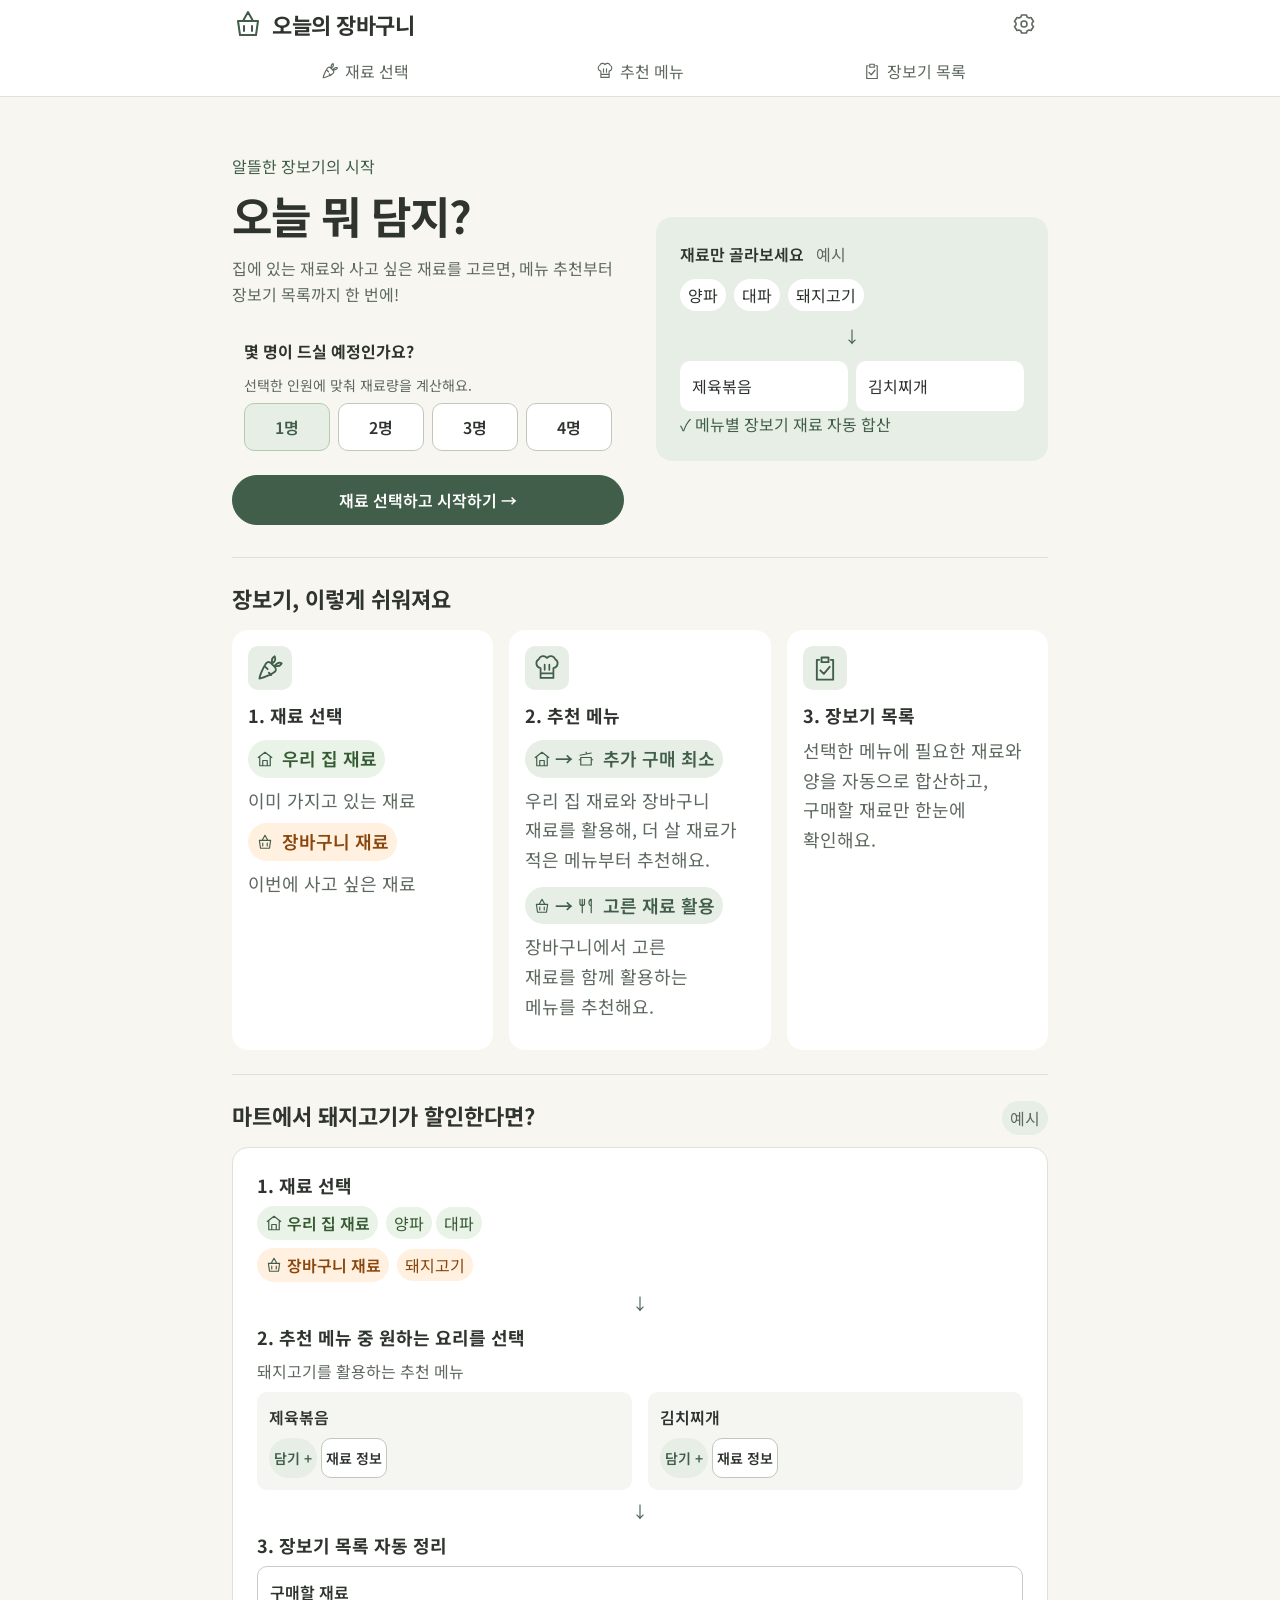
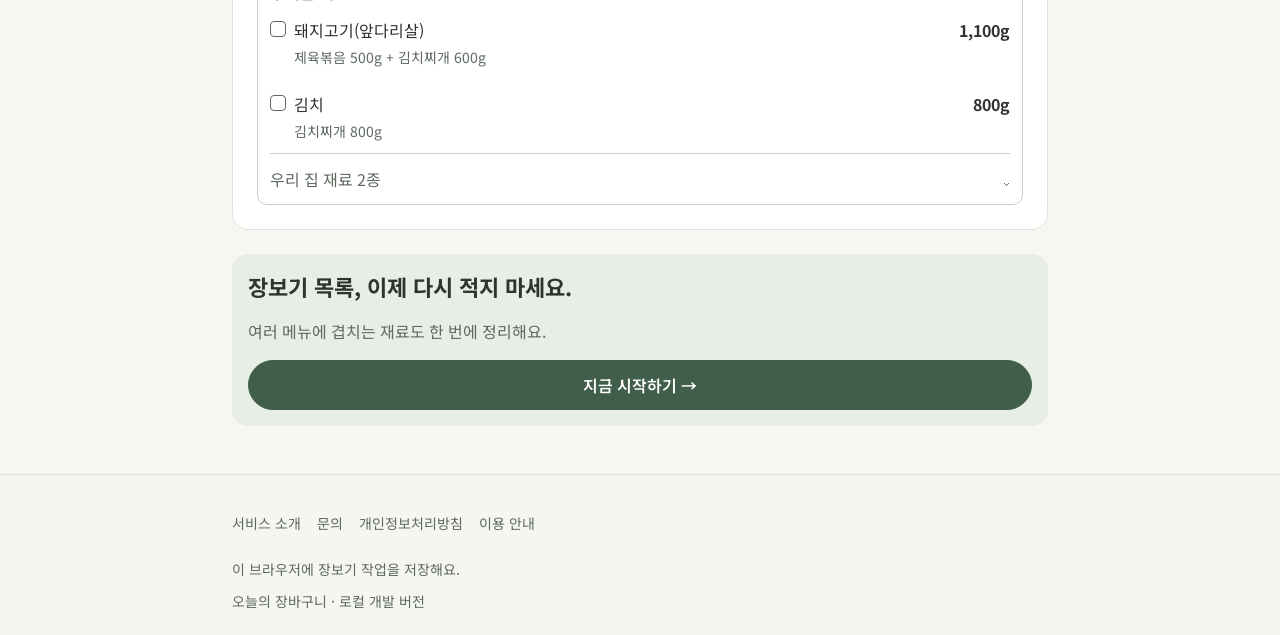
<file: index.html>
<!doctype html>
<html lang="ko">
<head>
  <meta charset="utf-8">
  <meta name="viewport" content="width=device-width, initial-scale=1">
  <meta name="description" content="집에 있는 재료와 사고 싶은 재료로 메뉴를 고르고, 필요한 양까지 계산한 장보기 목록을 만들어요.">
  <meta name="robots" content="index, follow">
  <title>홈 | 오늘의 장바구니</title>
  <link rel="stylesheet" href="https://fonts.googleapis.com/css2?family=Noto+Sans+KR:wght@400;600;700&display=swap">
  <link rel="stylesheet" href="css/style.css">
  <script type="module" src="js/app.js"></script>
  <link rel="alternate" type="application/rss+xml" title="오늘의 장바구니 RSS" href="https://work001-c91.pages.dev/rss.xml">
  <script async src="https://pagead2.googlesyndication.com/pagead/js/adsbygoogle.js?client=ca-pub-9181649393184312" crossorigin="anonymous"></script>
  <meta name="google-adsense-account" content="ca-pub-9181649393184312">
</head>
<body data-page="home">
  <a class="skip-link" href="#main">본문으로 건너뛰기</a>
  <header class="site-header"><div class="container"><div class="brand-row"><a class="brand" href="index.html"><svg class="brand-mark" viewBox="0 0 32 32" fill="none" aria-hidden="true"><path d="M6 13h20l-2 14H8L6 13Z M11 13l5-9 5 9 M12 18v5 M20 18v5" stroke="currentColor" stroke-width="2" stroke-linecap="round" stroke-linejoin="round"/></svg><span>오늘의 장바구니</span></a><a class="settings-link" data-settings href="settings.html" aria-label="설정" title="설정"><svg class="settings-icon" viewBox="0 0 24 24" fill="none" stroke="currentColor" stroke-width="1.6" stroke-linecap="round" stroke-linejoin="round" aria-hidden="true" focusable="false"><path d="m9.5 3-.5 2-2 1-2-.5-2.5 4 1.5 1.5v2L2.5 14.5l2.5 4 2-.5 2 1 .5 2h5l.5-2 2-1 2 .5 2.5-4L20 13v-2l1.5-1.5-2.5-4-2 .5-2-1-.5-2h-5Z"/><circle cx="12" cy="12" r="3"/></svg></a></div><nav class="main-nav" aria-label="장보기 화면"><a href="ingredients.html"><svg class="nav-icon" viewBox="0 0 24 24" fill="none" stroke="currentColor" stroke-width="1.6" stroke-linecap="round" stroke-linejoin="round" aria-hidden="true" focusable="false"><path d="M13 8c-2-2-4-1-5 1C6 12 3 19 3 21c2 0 9-3 12-5 2-1 3-3 1-5l-3-3ZM14 8c-1-3 0-5 2-6 1 2 1 4-2 6Zm2 2c3-3 5-3 6-2-1 2-3 3-6 2M8 11l2 2m1 3 2 2"/></svg><span>재료 선택</span></a><a href="recipes.html"><svg class="nav-icon" viewBox="0 0 48 48" fill="none" aria-hidden="true" focusable="false"><path d="M13 24a8 8 0 0 1-3-15 8 8 0 0 1 14-2 8 8 0 0 1 14 2 8 8 0 0 1-3 15v17H13V24Z M13 33h22 M20 18v9 M28 18v9" stroke="currentColor" stroke-width="3" stroke-linecap="round" stroke-linejoin="round"/></svg><span>추천 메뉴</span></a><a href="shopping-list.html"><svg class="nav-icon" viewBox="0 0 24 24" fill="none" stroke="currentColor" stroke-width="1.6" stroke-linecap="round" stroke-linejoin="round" aria-hidden="true" focusable="false"><path d="M9 3h6v4H9V3ZM7 5H5v17h14V5h-2M8 14l3 3 5-6"/></svg><span>장보기 목록</span></a></nav></div></header>
  <main id="main" class="container"><div id="warnings" aria-live="polite"></div><section class="landing-hero" aria-labelledby="landing-title"><div class="landing-intro"><p class="landing-eyebrow">알뜰한 장보기의 시작</p><h1 id="landing-title">오늘 뭐 담지?</h1><p class="landing-lead">집에 있는 재료와 사고 싶은 재료를 고르면, 메뉴 추천부터 장보기 목록까지 한 번에!</p><div id="app"></div></div><aside class="landing-preview" aria-label="장보기 흐름 예시"><p class="landing-preview-label">재료만 골라보세요 <span class="landing-badge">예시</span></p><div class="landing-tags"><span>양파</span><span>대파</span><span>돼지고기</span></div><p class="landing-arrow" aria-hidden="true">↓</p><div class="landing-preview-menus"><span>제육볶음</span><span>김치찌개</span></div><p class="landing-preview-result">✓ 메뉴별 장보기 재료 자동 합산</p></aside></section>
<section class="landing-how" aria-labelledby="how-title"><h2 id="how-title">장보기, 이렇게 쉬워져요</h2><ol class="landing-steps">
<li><svg class="landing-icon" viewBox="0 0 24 24" fill="none" stroke="currentColor" stroke-width="1.6" stroke-linecap="round" stroke-linejoin="round" aria-hidden="true" focusable="false"><path d="M13 8c-2-2-4-1-5 1C6 12 3 19 3 21c2 0 9-3 12-5 2-1 3-3 1-5l-3-3ZM14 8c-1-3 0-5 2-6 1 2 1 4-2 6Zm2 2c3-3 5-3 6-2-1 2-3 3-6 2M8 11l2 2m1 3 2 2"/></svg><div><h3><span>1.</span> 재료 선택</h3><dl class="landing-ingredient-types"><div><dt class="landing-owned"><svg class="landing-small-icon" viewBox="0 0 24 24" fill="none" stroke="currentColor" stroke-width="1.6" stroke-linecap="round" stroke-linejoin="round" aria-hidden="true" focusable="false"><path d="M3 10 12 3l9 7M5 9v12h14V9M9 21v-7h6v7"/></svg>우리 집 재료</dt><dd>이미 가지고 있는 재료</dd></div><div><dt class="landing-planned"><svg class="landing-small-icon" viewBox="0 0 32 32" fill="none" stroke="currentColor" stroke-width="2" stroke-linecap="round" stroke-linejoin="round" aria-hidden="true" focusable="false"><path d="M6 13h20l-2 14H8L6 13Z M11 13l5-9 5 9 M12 18v5 M20 18v5"/></svg>장바구니 재료</dt><dd>이번에 사고 싶은 재료</dd></div></dl></div></li>
<li><svg class="landing-icon" viewBox="0 0 48 48" fill="none" aria-hidden="true" focusable="false"><path d="M13 24a8 8 0 0 1-3-15 8 8 0 0 1 14-2 8 8 0 0 1 14 2 8 8 0 0 1-3 15v17H13V24Z M13 33h22 M20 18v9 M28 18v9" stroke="currentColor" stroke-width="3" stroke-linecap="round" stroke-linejoin="round"/></svg><div><h3><span>2.</span> 추천 메뉴</h3><dl><dt><span class="landing-method-icons"><svg class="landing-small-icon" viewBox="0 0 24 24" fill="none" stroke="currentColor" stroke-width="1.6" stroke-linecap="round" stroke-linejoin="round" aria-hidden="true" focusable="false"><path d="M3 10 12 3l9 7M5 9v12h14V9M9 21v-7h6v7"/></svg><span aria-hidden="true">→</span><svg class="landing-small-icon" viewBox="0 0 24 24" fill="none" stroke="currentColor" stroke-width="1.6" stroke-linecap="round" stroke-linejoin="round" aria-hidden="true" focusable="false"><path d="M5 10h14v10H5V10ZM3 13h2m14 0h2M4 7l15-3M12 3l1 2"/></svg></span>추가 구매 최소</dt><dd>우리 집 재료와 장바구니 재료를 활용해, 더 살 재료가 적은 메뉴부터 추천해요.</dd><dt><span class="landing-method-icons"><svg class="landing-small-icon" viewBox="0 0 32 32" fill="none" stroke="currentColor" stroke-width="2" stroke-linecap="round" stroke-linejoin="round" aria-hidden="true" focusable="false"><path d="M6 13h20l-2 14H8L6 13Z M11 13l5-9 5 9 M12 18v5 M20 18v5"/></svg><span aria-hidden="true">→</span><svg class="landing-small-icon" viewBox="0 0 24 24" fill="none" stroke="currentColor" stroke-width="1.6" stroke-linecap="round" stroke-linejoin="round" aria-hidden="true" focusable="false"><path d="M4 3v6c0 3 6 3 6 0V3M7 3v18M18 3c-3 3-3 8 1 9V3Zm1 9v9"/></svg></span>고른 재료 활용</dt><dd>장바구니에서 고른 재료를 함께 활용하는 메뉴를 추천해요.</dd></dl></div></li>
<li><svg class="landing-icon" viewBox="0 0 24 24" fill="none" stroke="currentColor" stroke-width="1.6" stroke-linecap="round" stroke-linejoin="round" aria-hidden="true" focusable="false"><path d="M9 3h6v4H9V3ZM7 5H5v17h14V5h-2M8 14l3 3 5-6"/></svg><div><h3><span>3.</span> 장보기 목록</h3><p>선택한 메뉴에 필요한 재료와 양을 자동으로 합산하고, 구매할 재료만 한눈에 확인해요.</p></div></li></ol></section>
<section class="landing-example" aria-labelledby="example-title"><div class="landing-section-title"><h2 id="example-title">마트에서 돼지고기가 할인한다면?</h2><span class="landing-badge">예시</span></div><div class="landing-demo"><div class="landing-demo-flow"><div><h3 class="landing-demo-step">1. 재료 선택</h3><div class="landing-demo-ingredients"><div class="landing-demo-ingredient-row"><strong><svg class="landing-small-icon" viewBox="0 0 24 24" fill="none" stroke="currentColor" stroke-width="1.6" stroke-linecap="round" stroke-linejoin="round" aria-hidden="true"><path d="M3 10 12 3l9 7M5 9v12h14V9M9 21v-7h6v7"/></svg>우리 집 재료</strong><div class="landing-tags"><span class="landing-owned">양파</span><span class="landing-owned">대파</span></div></div><div class="landing-demo-ingredient-row"><strong><svg class="landing-small-icon" viewBox="0 0 32 32" fill="none" stroke="currentColor" stroke-width="2" stroke-linecap="round" stroke-linejoin="round" aria-hidden="true"><path d="M6 13h20l-2 14H8L6 13Z M11 13l5-9 5 9 M12 18v5 M20 18v5"/></svg>장바구니 재료</strong><div class="landing-tags"><span class="landing-planned">돼지고기</span></div></div></div></div><p class="landing-arrow" aria-hidden="true">↓</p><div><h3 class="landing-demo-step">2. 추천 메뉴 중 원하는 요리를 선택</h3><p class="landing-demo-description">돼지고기를 활용하는 추천 메뉴</p><div class="landing-demo-menus"><figure><figcaption>제육볶음</figcaption><div class="landing-demo-actions" aria-label="예시 버튼: 실제 목록에 추가되지 않아요"><span class="button primary">담기 +</span><span class="button">재료 정보</span></div></figure><figure><figcaption>김치찌개</figcaption><div class="landing-demo-actions" aria-label="예시 버튼: 실제 목록에 추가되지 않아요"><span class="button primary">담기 +</span><span class="button">재료 정보</span></div></figure></div></div><p class="landing-arrow" aria-hidden="true">↓</p><div class="landing-list-preview"><h3 class="landing-demo-step">3. 장보기 목록 자동 정리</h3><div class="landing-shopping-preview"><p class="landing-shopping-heading">구매할 재료</p><div class="landing-shopping-row"><span class="landing-demo-checkbox" aria-hidden="true"></span><div><span>돼지고기(앞다리살)</span><small>제육볶음 500g + 김치찌개 600g</small></div><strong>1,100g</strong></div><div class="landing-shopping-row"><span class="landing-demo-checkbox" aria-hidden="true"></span><div><span>김치</span><small>김치찌개 800g</small></div><strong>800g</strong></div><p class="landing-owned-summary">우리 집 재료 2종 <span aria-hidden="true">⌄</span></p></div></div></div></div></section>
<section class="landing-final"><h2>장보기 목록, 이제 다시 적지 마세요.</h2><p>여러 메뉴에 겹치는 재료도 한 번에 정리해요.</p><a class="button primary" href="ingredients.html">지금 시작하기 →</a></section><p id="live" role="status" aria-live="polite" aria-atomic="true"></p><noscript><p class="notice warning">재료 선택과 추천 메뉴에는 JavaScript가 필요해요. 브라우저 설정에서 허용해 주세요.</p></noscript></main>
  <footer class="site-footer"><div class="container"><nav class="footer-links" aria-label="서비스 안내"><a href="about.html">서비스 소개</a><a href="contact.html">문의</a><a href="privacy.html">개인정보처리방침</a><a href="terms.html">이용 안내</a></nav><p class="muted">이 브라우저에 장보기 작업을 저장해요.</p><p class="muted">오늘의 장바구니 · 로컬 개발 버전</p></div></footer>
</body>
</html>
</file>
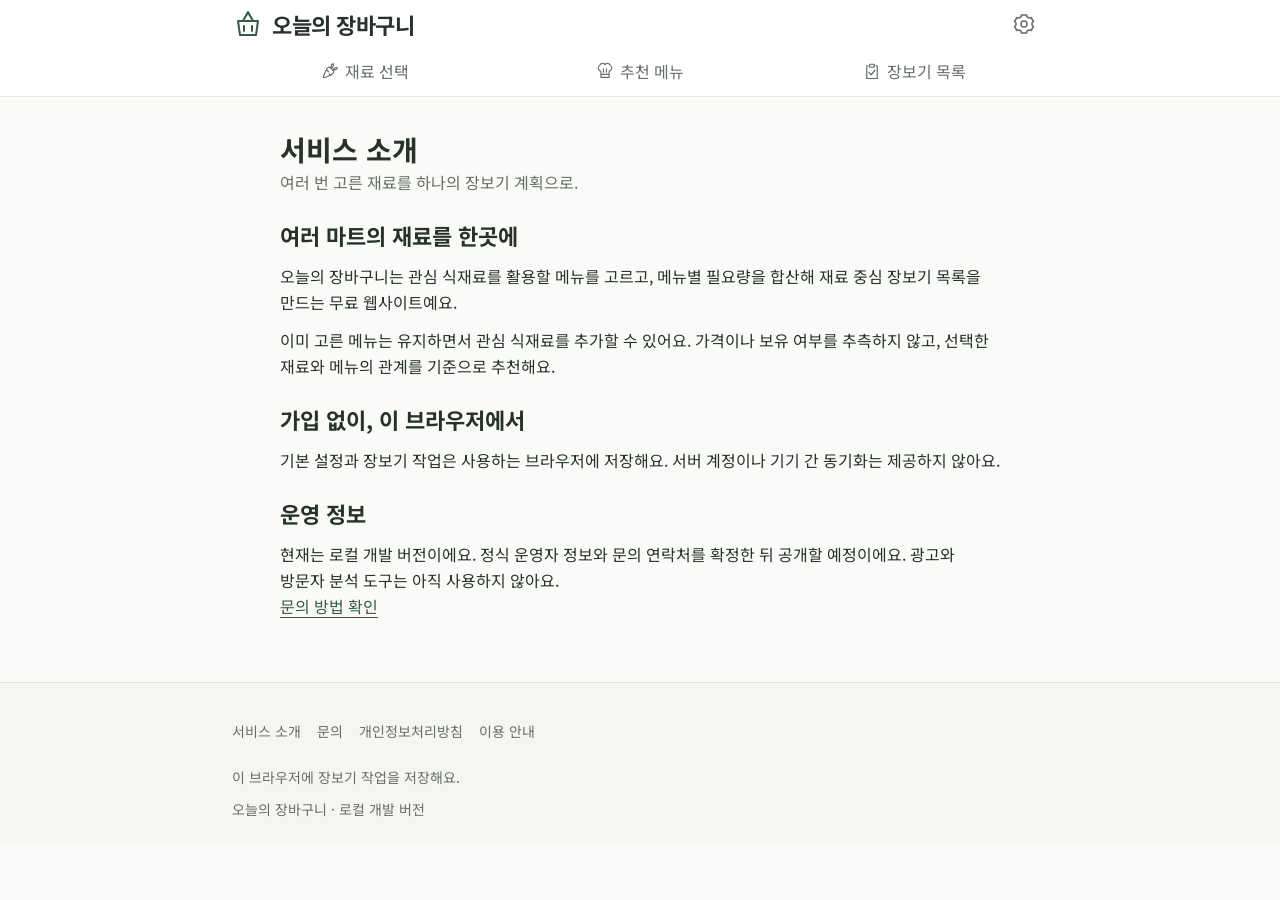
<file: about.html>
<!doctype html>
<html lang="ko">
<head>
  <meta charset="utf-8">
  <meta name="viewport" content="width=device-width, initial-scale=1">
  <meta name="description" content="여러 번 고른 재료를 하나의 장보기 계획으로.">
  <meta name="robots" content="index, follow">
  <title>서비스 소개 | 오늘의 장바구니</title>
  <link rel="stylesheet" href="https://fonts.googleapis.com/css2?family=Noto+Sans+KR:wght@400;600;700&display=swap">
  <link rel="stylesheet" href="css/style.css">
  <script type="module" src="js/app.js"></script>
</head>
<body data-page="about">
  <a class="skip-link" href="#main">본문으로 건너뛰기</a>
  <header class="site-header"><div class="container"><div class="brand-row"><a class="brand" href="index.html"><svg class="brand-mark" viewBox="0 0 32 32" fill="none" aria-hidden="true"><path d="M6 13h20l-2 14H8L6 13Z M11 13l5-9 5 9 M12 18v5 M20 18v5" stroke="currentColor" stroke-width="2" stroke-linecap="round" stroke-linejoin="round"/></svg><span>오늘의 장바구니</span></a><a class="settings-link" data-settings href="settings.html" aria-label="설정" title="설정"><svg class="settings-icon" viewBox="0 0 24 24" fill="none" stroke="currentColor" stroke-width="1.6" stroke-linecap="round" stroke-linejoin="round" aria-hidden="true" focusable="false"><path d="m9.5 3-.5 2-2 1-2-.5-2.5 4 1.5 1.5v2L2.5 14.5l2.5 4 2-.5 2 1 .5 2h5l.5-2 2-1 2 .5 2.5-4L20 13v-2l1.5-1.5-2.5-4-2 .5-2-1-.5-2h-5Z"/><circle cx="12" cy="12" r="3"/></svg></a></div><nav class="main-nav" aria-label="장보기 화면"><a href="ingredients.html"><svg class="nav-icon" viewBox="0 0 24 24" fill="none" stroke="currentColor" stroke-width="1.6" stroke-linecap="round" stroke-linejoin="round" aria-hidden="true" focusable="false"><path d="M13 8c-2-2-4-1-5 1C6 12 3 19 3 21c2 0 9-3 12-5 2-1 3-3 1-5l-3-3ZM14 8c-1-3 0-5 2-6 1 2 1 4-2 6Zm2 2c3-3 5-3 6-2-1 2-3 3-6 2M8 11l2 2m1 3 2 2"/></svg><span>재료 선택</span></a><a href="recipes.html"><svg class="nav-icon" viewBox="0 0 48 48" fill="none" aria-hidden="true" focusable="false"><path d="M13 24a8 8 0 0 1-3-15 8 8 0 0 1 14-2 8 8 0 0 1 14 2 8 8 0 0 1-3 15v17H13V24Z M13 33h22 M20 18v9 M28 18v9" stroke="currentColor" stroke-width="3" stroke-linecap="round" stroke-linejoin="round"/></svg><span>추천 메뉴</span></a><a href="shopping-list.html"><svg class="nav-icon" viewBox="0 0 24 24" fill="none" stroke="currentColor" stroke-width="1.6" stroke-linecap="round" stroke-linejoin="round" aria-hidden="true" focusable="false"><path d="M9 3h6v4H9V3ZM7 5H5v17h14V5h-2M8 14l3 3 5-6"/></svg><span>장보기 목록</span></a></nav></div></header>
  <main id="main" class="container"><div id="warnings" aria-live="polite"></div><div class="reading"><div class="page-heading"><p class="eyebrow">오늘의 장바구니</p><h1>서비스 소개</h1><p class="lede">여러 번 고른 재료를 하나의 장보기 계획으로.</p></div><section><h2>여러 마트의 재료를 한곳에</h2><p>오늘의 장바구니는 관심 식재료를 활용할 메뉴를 고르고, 메뉴별 필요량을 합산해 재료 중심 장보기 목록을 만드는 무료 웹사이트예요.</p><p>이미 고른 메뉴는 유지하면서 관심 식재료를 추가할 수 있어요. 가격이나 보유 여부를 추측하지 않고, 선택한 재료와 메뉴의 관계를 기준으로 추천해요.</p></section><section><h2>가입 없이, 이 브라우저에서</h2><p>기본 설정과 장보기 작업은 사용하는 브라우저에 저장해요. 서버 계정이나 기기 간 동기화는 제공하지 않아요.</p></section><section><h2>운영 정보</h2><p>현재는 로컬 개발 버전이에요. 정식 운영자 정보와 문의 연락처를 확정한 뒤 공개할 예정이에요. 광고와 방문자 분석 도구는 아직 사용하지 않아요.</p><a href="contact.html">문의 방법 확인</a></section></div><p id="live" role="status" aria-live="polite" aria-atomic="true"></p><noscript><p class="notice warning">재료 선택과 추천 메뉴에는 JavaScript가 필요해요. 브라우저 설정에서 허용해 주세요.</p></noscript></main>
  <footer class="site-footer"><div class="container"><nav class="footer-links" aria-label="서비스 안내"><a href="about.html">서비스 소개</a><a href="contact.html">문의</a><a href="privacy.html">개인정보처리방침</a><a href="terms.html">이용 안내</a></nav><p class="muted">이 브라우저에 장보기 작업을 저장해요.</p><p class="muted">오늘의 장바구니 · 로컬 개발 버전</p></div></footer>
</body>
</html>
</file>
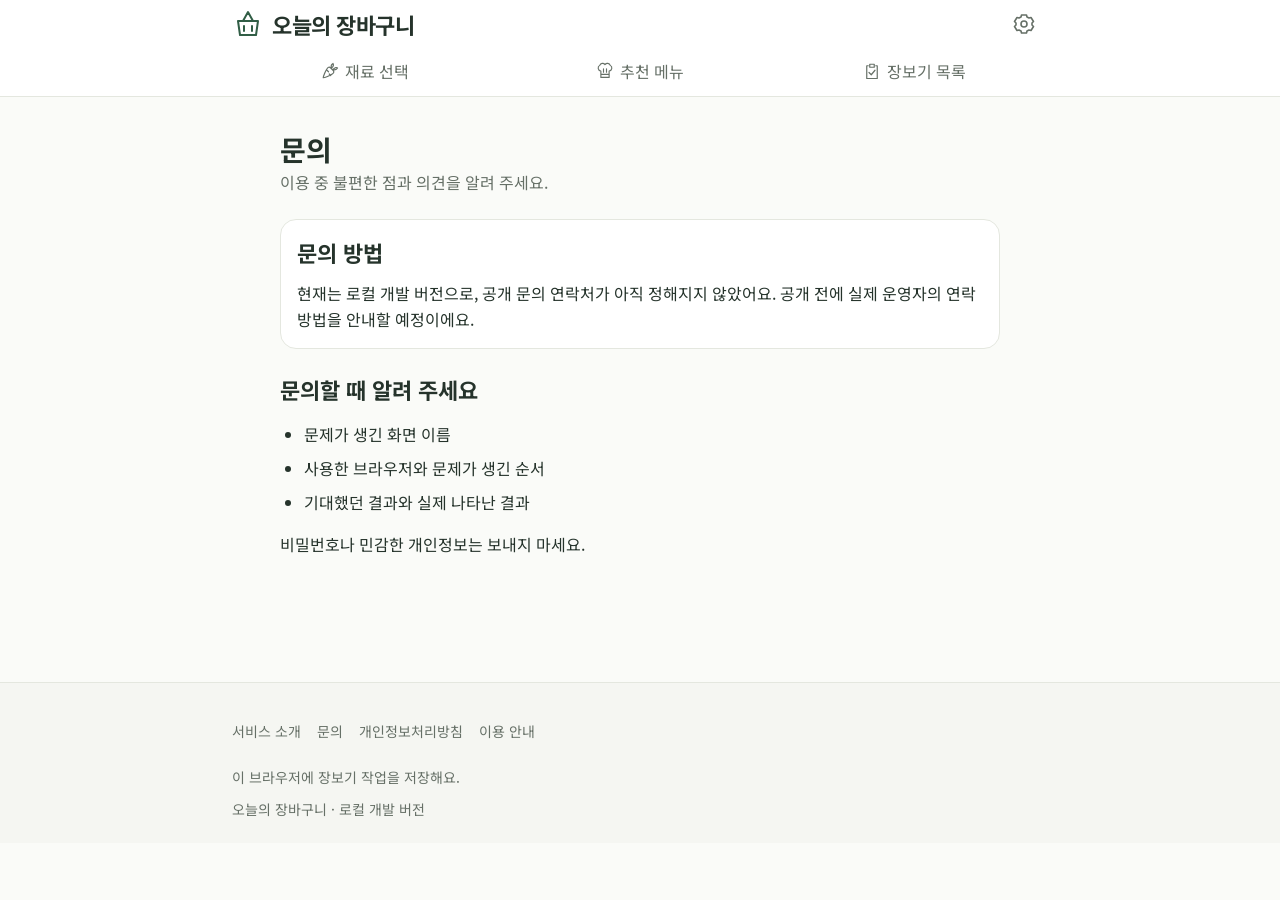
<file: contact.html>
<!doctype html>
<html lang="ko">
<head>
  <meta charset="utf-8">
  <meta name="viewport" content="width=device-width, initial-scale=1">
  <meta name="description" content="이용 중 불편한 점과 의견을 알려 주세요.">
  <meta name="robots" content="index, follow">
  <title>문의 | 오늘의 장바구니</title>
  <link rel="stylesheet" href="https://fonts.googleapis.com/css2?family=Noto+Sans+KR:wght@400;600;700&display=swap">
  <link rel="stylesheet" href="css/style.css">
  <script type="module" src="js/app.js"></script>
</head>
<body data-page="contact">
  <a class="skip-link" href="#main">본문으로 건너뛰기</a>
  <header class="site-header"><div class="container"><div class="brand-row"><a class="brand" href="index.html"><svg class="brand-mark" viewBox="0 0 32 32" fill="none" aria-hidden="true"><path d="M6 13h20l-2 14H8L6 13Z M11 13l5-9 5 9 M12 18v5 M20 18v5" stroke="currentColor" stroke-width="2" stroke-linecap="round" stroke-linejoin="round"/></svg><span>오늘의 장바구니</span></a><a class="settings-link" data-settings href="settings.html" aria-label="설정" title="설정"><svg class="settings-icon" viewBox="0 0 24 24" fill="none" stroke="currentColor" stroke-width="1.6" stroke-linecap="round" stroke-linejoin="round" aria-hidden="true" focusable="false"><path d="m9.5 3-.5 2-2 1-2-.5-2.5 4 1.5 1.5v2L2.5 14.5l2.5 4 2-.5 2 1 .5 2h5l.5-2 2-1 2 .5 2.5-4L20 13v-2l1.5-1.5-2.5-4-2 .5-2-1-.5-2h-5Z"/><circle cx="12" cy="12" r="3"/></svg></a></div><nav class="main-nav" aria-label="장보기 화면"><a href="ingredients.html"><svg class="nav-icon" viewBox="0 0 24 24" fill="none" stroke="currentColor" stroke-width="1.6" stroke-linecap="round" stroke-linejoin="round" aria-hidden="true" focusable="false"><path d="M13 8c-2-2-4-1-5 1C6 12 3 19 3 21c2 0 9-3 12-5 2-1 3-3 1-5l-3-3ZM14 8c-1-3 0-5 2-6 1 2 1 4-2 6Zm2 2c3-3 5-3 6-2-1 2-3 3-6 2M8 11l2 2m1 3 2 2"/></svg><span>재료 선택</span></a><a href="recipes.html"><svg class="nav-icon" viewBox="0 0 48 48" fill="none" aria-hidden="true" focusable="false"><path d="M13 24a8 8 0 0 1-3-15 8 8 0 0 1 14-2 8 8 0 0 1 14 2 8 8 0 0 1-3 15v17H13V24Z M13 33h22 M20 18v9 M28 18v9" stroke="currentColor" stroke-width="3" stroke-linecap="round" stroke-linejoin="round"/></svg><span>추천 메뉴</span></a><a href="shopping-list.html"><svg class="nav-icon" viewBox="0 0 24 24" fill="none" stroke="currentColor" stroke-width="1.6" stroke-linecap="round" stroke-linejoin="round" aria-hidden="true" focusable="false"><path d="M9 3h6v4H9V3ZM7 5H5v17h14V5h-2M8 14l3 3 5-6"/></svg><span>장보기 목록</span></a></nav></div></header>
  <main id="main" class="container"><div id="warnings" aria-live="polite"></div><div class="reading"><div class="page-heading"><p class="eyebrow">오늘의 장바구니</p><h1>문의</h1><p class="lede">이용 중 불편한 점과 의견을 알려 주세요.</p></div><section class="panel"><h2>문의 방법</h2><p>현재는 로컬 개발 버전으로, 공개 문의 연락처가 아직 정해지지 않았어요. 공개 전에 실제 운영자의 연락 방법을 안내할 예정이에요.</p></section><section><h2>문의할 때 알려 주세요</h2><ul><li>문제가 생긴 화면 이름</li><li>사용한 브라우저와 문제가 생긴 순서</li><li>기대했던 결과와 실제 나타난 결과</li></ul><p>비밀번호나 민감한 개인정보는 보내지 마세요.</p></section></div><p id="live" role="status" aria-live="polite" aria-atomic="true"></p><noscript><p class="notice warning">재료 선택과 추천 메뉴에는 JavaScript가 필요해요. 브라우저 설정에서 허용해 주세요.</p></noscript></main>
  <footer class="site-footer"><div class="container"><nav class="footer-links" aria-label="서비스 안내"><a href="about.html">서비스 소개</a><a href="contact.html">문의</a><a href="privacy.html">개인정보처리방침</a><a href="terms.html">이용 안내</a></nav><p class="muted">이 브라우저에 장보기 작업을 저장해요.</p><p class="muted">오늘의 장바구니 · 로컬 개발 버전</p></div></footer>
</body>
</html>
</file>
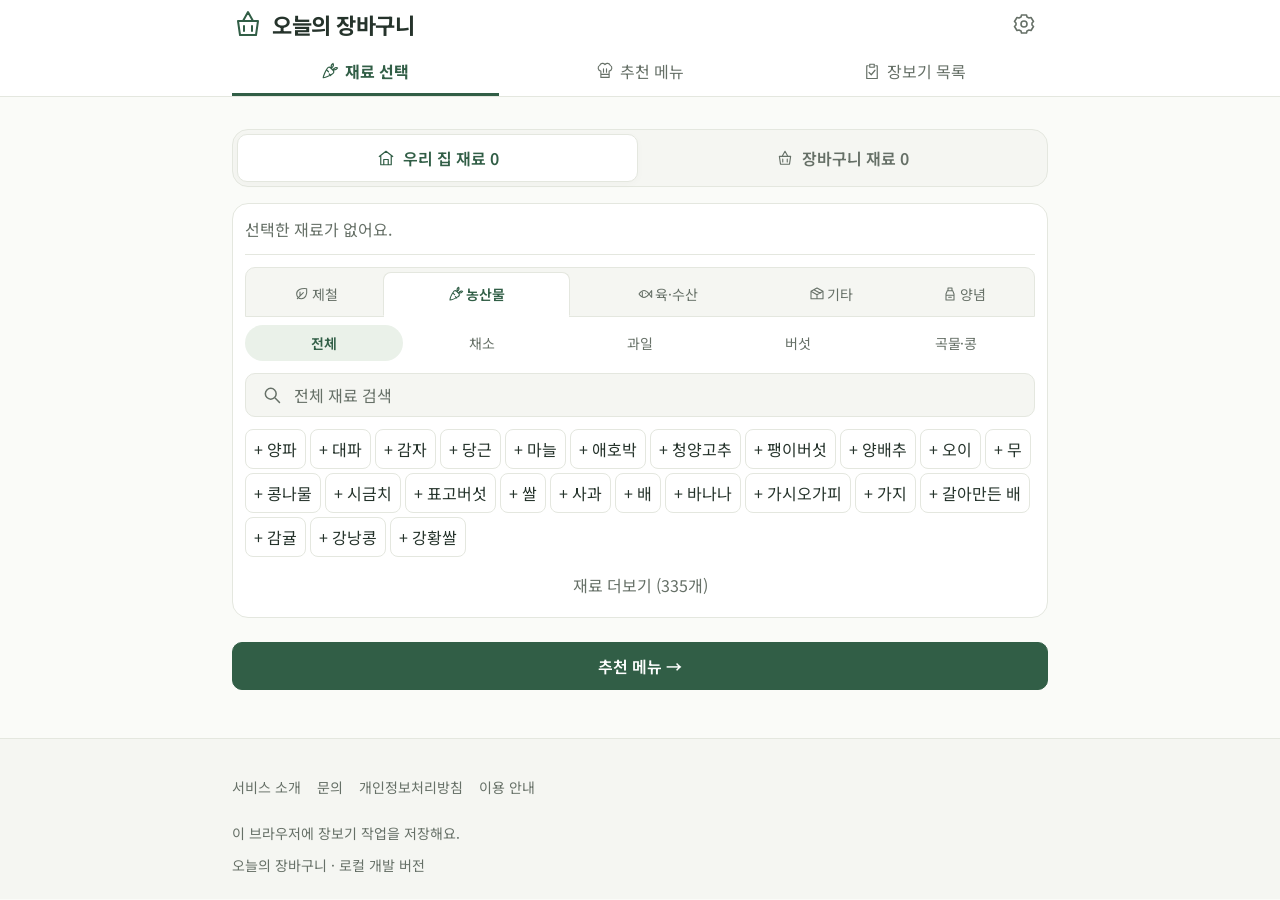
<file: ingredients.html>
<!doctype html>
<html lang="ko">
<head>
  <meta charset="utf-8">
  <meta name="viewport" content="width=device-width, initial-scale=1">
  <meta name="description" content="우리 집 재료와 별도로 새로 살 재료를 골라 주세요.">
  <meta name="robots" content="index, follow">
  <title>재료 선택 | 오늘의 장바구니</title>
  <link rel="stylesheet" href="https://fonts.googleapis.com/css2?family=Noto+Sans+KR:wght@400;600;700&display=swap">
  <link rel="stylesheet" href="css/style.css">
  <script type="module" src="js/app.js"></script>
</head>
<body data-page="ingredients">
  <a class="skip-link" href="#main">본문으로 건너뛰기</a>
  <header class="site-header"><div class="container"><div class="brand-row"><a class="brand" href="index.html"><svg class="brand-mark" viewBox="0 0 32 32" fill="none" aria-hidden="true"><path d="M6 13h20l-2 14H8L6 13Z M11 13l5-9 5 9 M12 18v5 M20 18v5" stroke="currentColor" stroke-width="2" stroke-linecap="round" stroke-linejoin="round"/></svg><span>오늘의 장바구니</span></a><a class="settings-link" data-settings href="settings.html" aria-label="설정" title="설정"><svg class="settings-icon" viewBox="0 0 24 24" fill="none" stroke="currentColor" stroke-width="1.6" stroke-linecap="round" stroke-linejoin="round" aria-hidden="true" focusable="false"><path d="m9.5 3-.5 2-2 1-2-.5-2.5 4 1.5 1.5v2L2.5 14.5l2.5 4 2-.5 2 1 .5 2h5l.5-2 2-1 2 .5 2.5-4L20 13v-2l1.5-1.5-2.5-4-2 .5-2-1-.5-2h-5Z"/><circle cx="12" cy="12" r="3"/></svg></a></div><nav class="main-nav" aria-label="장보기 화면"><a href="ingredients.html" aria-current="page"><svg class="nav-icon" viewBox="0 0 24 24" fill="none" stroke="currentColor" stroke-width="1.6" stroke-linecap="round" stroke-linejoin="round" aria-hidden="true" focusable="false"><path d="M13 8c-2-2-4-1-5 1C6 12 3 19 3 21c2 0 9-3 12-5 2-1 3-3 1-5l-3-3ZM14 8c-1-3 0-5 2-6 1 2 1 4-2 6Zm2 2c3-3 5-3 6-2-1 2-3 3-6 2M8 11l2 2m1 3 2 2"/></svg><span>재료 선택</span></a><a href="recipes.html"><svg class="nav-icon" viewBox="0 0 48 48" fill="none" aria-hidden="true" focusable="false"><path d="M13 24a8 8 0 0 1-3-15 8 8 0 0 1 14-2 8 8 0 0 1 14 2 8 8 0 0 1-3 15v17H13V24Z M13 33h22 M20 18v9 M28 18v9" stroke="currentColor" stroke-width="3" stroke-linecap="round" stroke-linejoin="round"/></svg><span>추천 메뉴</span></a><a href="shopping-list.html"><svg class="nav-icon" viewBox="0 0 24 24" fill="none" stroke="currentColor" stroke-width="1.6" stroke-linecap="round" stroke-linejoin="round" aria-hidden="true" focusable="false"><path d="M9 3h6v4H9V3ZM7 5H5v17h14V5h-2M8 14l3 3 5-6"/></svg><span>장보기 목록</span></a></nav></div></header>
  <main id="main" class="container"><div id="warnings" aria-live="polite"></div><div class=""><div class="page-heading flow-heading"><p class="eyebrow">01 / 새로 살 재료 고르기</p><h1>재료 선택</h1><p class="lede">우리 집 재료와 별도로 새로 살 재료를 골라 주세요.</p></div><div id="app"><p class="loading" role="status">화면을 준비하고 있어요.</p></div></div><p id="live" role="status" aria-live="polite" aria-atomic="true"></p><noscript><p class="notice warning">재료 선택과 추천 메뉴에는 JavaScript가 필요해요. 브라우저 설정에서 허용해 주세요.</p></noscript></main>
  <footer class="site-footer"><div class="container"><nav class="footer-links" aria-label="서비스 안내"><a href="about.html">서비스 소개</a><a href="contact.html">문의</a><a href="privacy.html">개인정보처리방침</a><a href="terms.html">이용 안내</a></nav><p class="muted">이 브라우저에 장보기 작업을 저장해요.</p><p class="muted">오늘의 장바구니 · 로컬 개발 버전</p></div></footer>
</body>
</html>
</file>
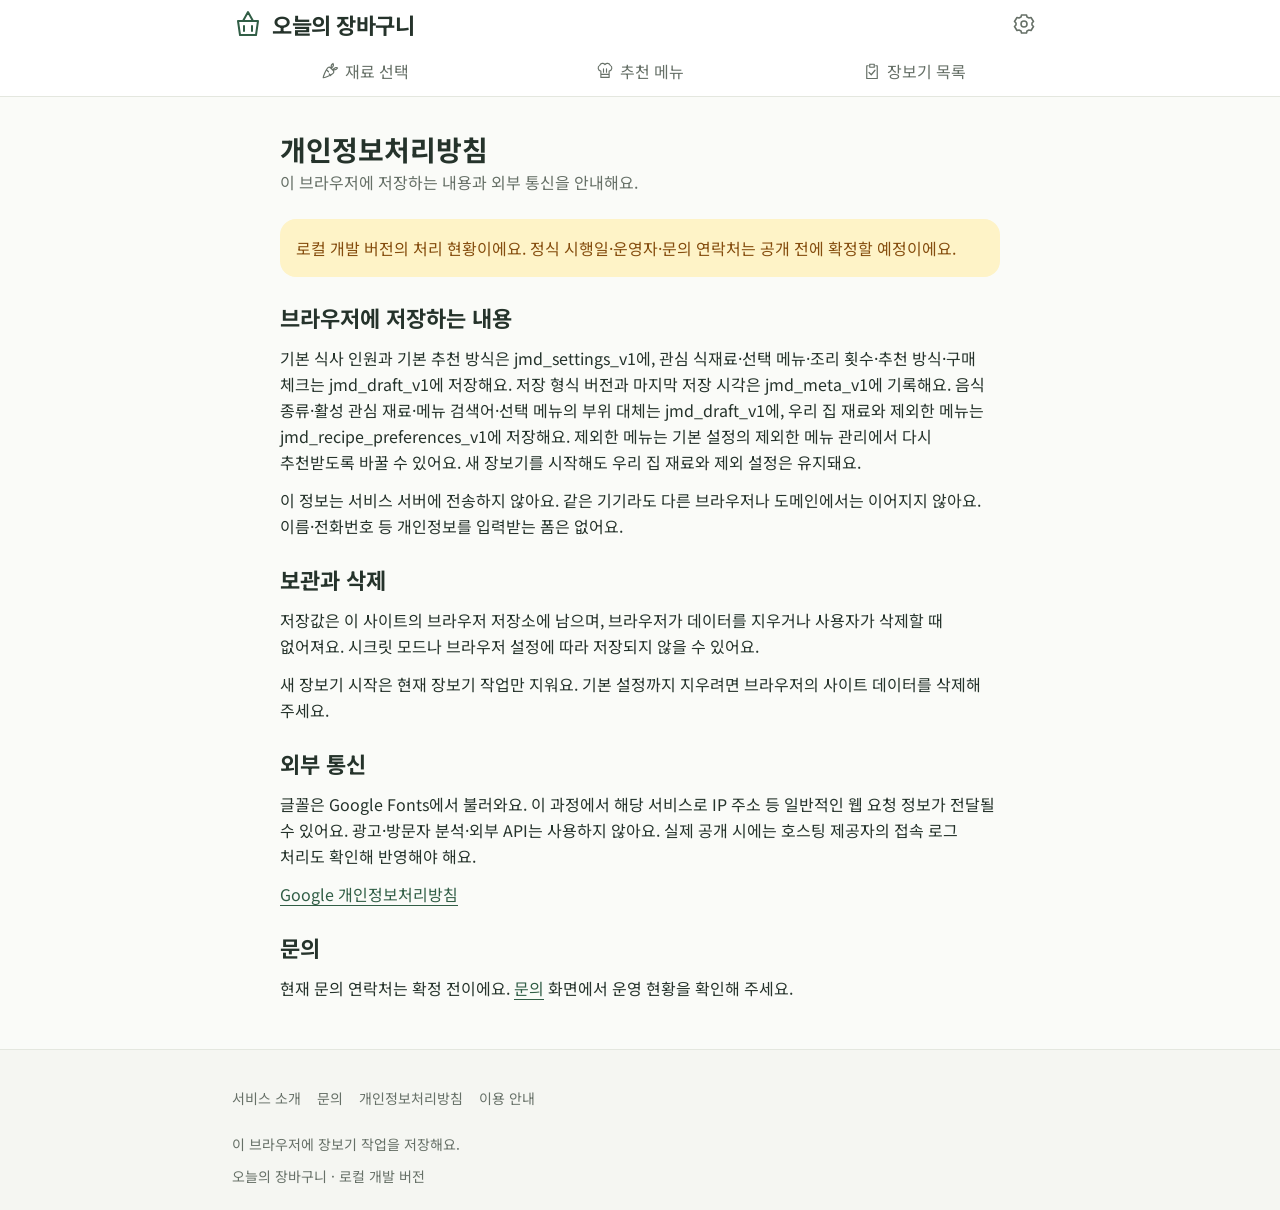
<file: privacy.html>
<!doctype html>
<html lang="ko">
<head>
  <meta charset="utf-8">
  <meta name="viewport" content="width=device-width, initial-scale=1">
  <meta name="description" content="이 브라우저에 저장하는 내용과 외부 통신을 안내해요.">
  <meta name="robots" content="index, follow">
  <title>개인정보처리방침 | 오늘의 장바구니</title>
  <link rel="stylesheet" href="https://fonts.googleapis.com/css2?family=Noto+Sans+KR:wght@400;600;700&display=swap">
  <link rel="stylesheet" href="css/style.css">
  <script type="module" src="js/app.js"></script>
</head>
<body data-page="privacy">
  <a class="skip-link" href="#main">본문으로 건너뛰기</a>
  <header class="site-header"><div class="container"><div class="brand-row"><a class="brand" href="index.html"><svg class="brand-mark" viewBox="0 0 32 32" fill="none" aria-hidden="true"><path d="M6 13h20l-2 14H8L6 13Z M11 13l5-9 5 9 M12 18v5 M20 18v5" stroke="currentColor" stroke-width="2" stroke-linecap="round" stroke-linejoin="round"/></svg><span>오늘의 장바구니</span></a><a class="settings-link" data-settings href="settings.html" aria-label="설정" title="설정"><svg class="settings-icon" viewBox="0 0 24 24" fill="none" stroke="currentColor" stroke-width="1.6" stroke-linecap="round" stroke-linejoin="round" aria-hidden="true" focusable="false"><path d="m9.5 3-.5 2-2 1-2-.5-2.5 4 1.5 1.5v2L2.5 14.5l2.5 4 2-.5 2 1 .5 2h5l.5-2 2-1 2 .5 2.5-4L20 13v-2l1.5-1.5-2.5-4-2 .5-2-1-.5-2h-5Z"/><circle cx="12" cy="12" r="3"/></svg></a></div><nav class="main-nav" aria-label="장보기 화면"><a href="ingredients.html"><svg class="nav-icon" viewBox="0 0 24 24" fill="none" stroke="currentColor" stroke-width="1.6" stroke-linecap="round" stroke-linejoin="round" aria-hidden="true" focusable="false"><path d="M13 8c-2-2-4-1-5 1C6 12 3 19 3 21c2 0 9-3 12-5 2-1 3-3 1-5l-3-3ZM14 8c-1-3 0-5 2-6 1 2 1 4-2 6Zm2 2c3-3 5-3 6-2-1 2-3 3-6 2M8 11l2 2m1 3 2 2"/></svg><span>재료 선택</span></a><a href="recipes.html"><svg class="nav-icon" viewBox="0 0 48 48" fill="none" aria-hidden="true" focusable="false"><path d="M13 24a8 8 0 0 1-3-15 8 8 0 0 1 14-2 8 8 0 0 1 14 2 8 8 0 0 1-3 15v17H13V24Z M13 33h22 M20 18v9 M28 18v9" stroke="currentColor" stroke-width="3" stroke-linecap="round" stroke-linejoin="round"/></svg><span>추천 메뉴</span></a><a href="shopping-list.html"><svg class="nav-icon" viewBox="0 0 24 24" fill="none" stroke="currentColor" stroke-width="1.6" stroke-linecap="round" stroke-linejoin="round" aria-hidden="true" focusable="false"><path d="M9 3h6v4H9V3ZM7 5H5v17h14V5h-2M8 14l3 3 5-6"/></svg><span>장보기 목록</span></a></nav></div></header>
  <main id="main" class="container"><div id="warnings" aria-live="polite"></div><div class="reading"><div class="page-heading"><p class="eyebrow">오늘의 장바구니</p><h1>개인정보처리방침</h1><p class="lede">이 브라우저에 저장하는 내용과 외부 통신을 안내해요.</p></div><p class="notice warning">로컬 개발 버전의 처리 현황이에요. 정식 시행일·운영자·문의 연락처는 공개 전에 확정할 예정이에요.</p><section><h2>브라우저에 저장하는 내용</h2><p>기본 식사 인원과 기본 추천 방식은 jmd_settings_v1에, 관심 식재료·선택 메뉴·조리 횟수·추천 방식·구매 체크는 jmd_draft_v1에 저장해요. 저장 형식 버전과 마지막 저장 시각은 jmd_meta_v1에 기록해요. 음식 종류·활성 관심 재료·메뉴 검색어·선택 메뉴의 부위 대체는 jmd_draft_v1에, 우리 집 재료와 제외한 메뉴는 jmd_recipe_preferences_v1에 저장해요. 제외한 메뉴는 기본 설정의 제외한 메뉴 관리에서 다시 추천받도록 바꿀 수 있어요. 새 장보기를 시작해도 우리 집 재료와 제외 설정은 유지돼요.</p><p>이 정보는 서비스 서버에 전송하지 않아요. 같은 기기라도 다른 브라우저나 도메인에서는 이어지지 않아요. 이름·전화번호 등 개인정보를 입력받는 폼은 없어요.</p></section><section><h2>보관과 삭제</h2><p>저장값은 이 사이트의 브라우저 저장소에 남으며, 브라우저가 데이터를 지우거나 사용자가 삭제할 때 없어져요. 시크릿 모드나 브라우저 설정에 따라 저장되지 않을 수 있어요.</p><p>새 장보기 시작은 현재 장보기 작업만 지워요. 기본 설정까지 지우려면 브라우저의 사이트 데이터를 삭제해 주세요.</p></section><section><h2>외부 통신</h2><p>글꼴은 Google Fonts에서 불러와요. 이 과정에서 해당 서비스로 IP 주소 등 일반적인 웹 요청 정보가 전달될 수 있어요. 광고·방문자 분석·외부 API는 사용하지 않아요. 실제 공개 시에는 호스팅 제공자의 접속 로그 처리도 확인해 반영해야 해요.</p><p><a href="https://policies.google.com/privacy">Google 개인정보처리방침</a></p></section><section><h2>문의</h2><p>현재 문의 연락처는 확정 전이에요. <a href="contact.html">문의</a> 화면에서 운영 현황을 확인해 주세요.</p></section></div><p id="live" role="status" aria-live="polite" aria-atomic="true"></p><noscript><p class="notice warning">재료 선택과 추천 메뉴에는 JavaScript가 필요해요. 브라우저 설정에서 허용해 주세요.</p></noscript></main>
  <footer class="site-footer"><div class="container"><nav class="footer-links" aria-label="서비스 안내"><a href="about.html">서비스 소개</a><a href="contact.html">문의</a><a href="privacy.html">개인정보처리방침</a><a href="terms.html">이용 안내</a></nav><p class="muted">이 브라우저에 장보기 작업을 저장해요.</p><p class="muted">오늘의 장바구니 · 로컬 개발 버전</p></div></footer>
</body>
</html>
</file>
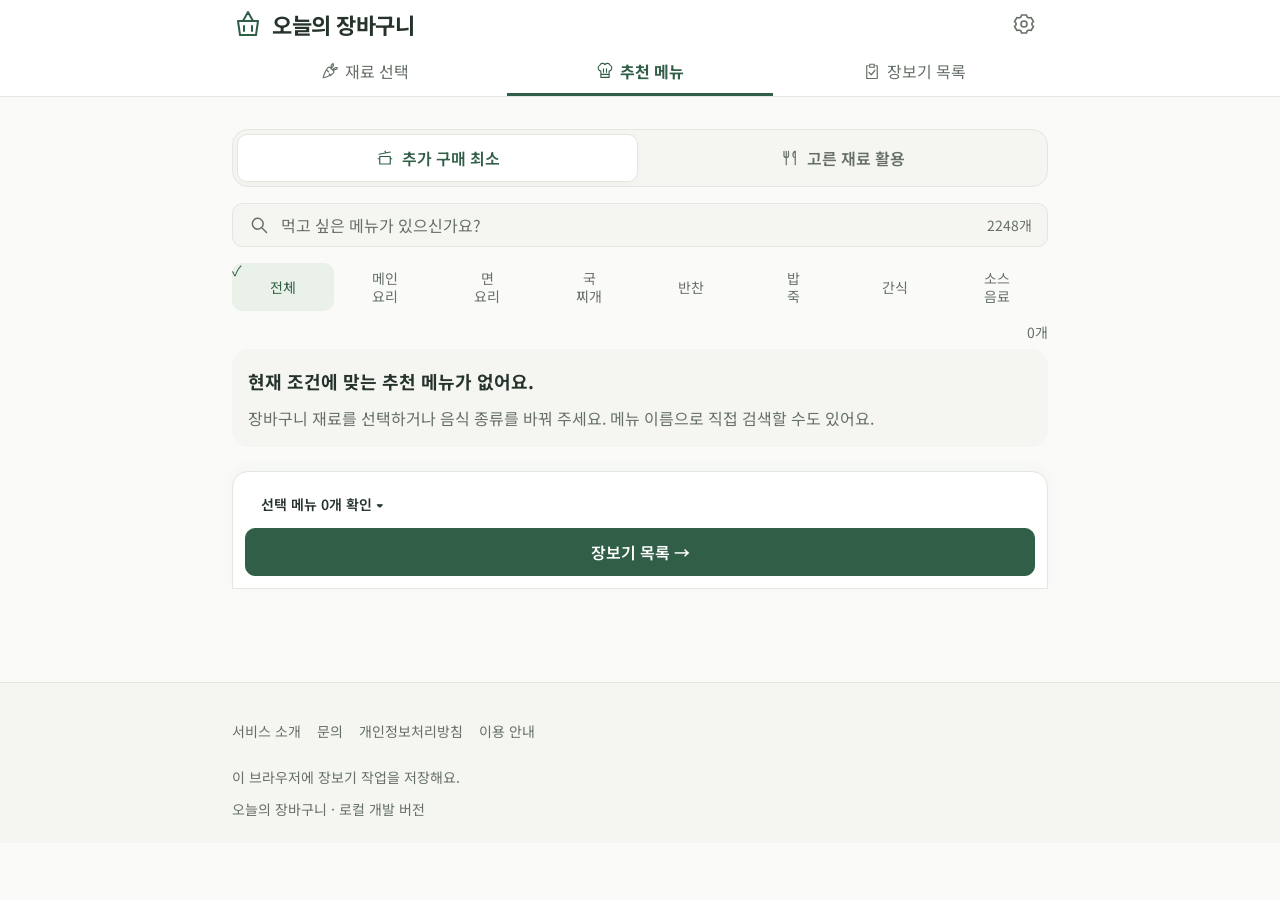
<file: recipes.html>
<!doctype html>
<html lang="ko">
<head>
  <meta charset="utf-8">
  <meta name="viewport" content="width=device-width, initial-scale=1">
  <meta name="description" content="관심 재료를 활용할 메뉴를 고르거나 먹고 싶은 메뉴를 검색해요.">
  <meta name="robots" content="index, follow">
  <title>추천 메뉴 | 오늘의 장바구니</title>
  <link rel="stylesheet" href="https://fonts.googleapis.com/css2?family=Noto+Sans+KR:wght@400;600;700&display=swap">
  <link rel="stylesheet" href="css/style.css">
  <script type="module" src="js/app.js"></script>
  <script async src="https://pagead2.googlesyndication.com/pagead/js/adsbygoogle.js?client=ca-pub-9181649393184312" crossorigin="anonymous"></script>
</head>
<body data-page="recipes">
  <a class="skip-link" href="#main">본문으로 건너뛰기</a>
  <header class="site-header"><div class="container"><div class="brand-row"><a class="brand" href="index.html"><svg class="brand-mark" viewBox="0 0 32 32" fill="none" aria-hidden="true"><path d="M6 13h20l-2 14H8L6 13Z M11 13l5-9 5 9 M12 18v5 M20 18v5" stroke="currentColor" stroke-width="2" stroke-linecap="round" stroke-linejoin="round"/></svg><span>오늘의 장바구니</span></a><a class="settings-link" data-settings href="settings.html" aria-label="설정" title="설정"><svg class="settings-icon" viewBox="0 0 24 24" fill="none" stroke="currentColor" stroke-width="1.6" stroke-linecap="round" stroke-linejoin="round" aria-hidden="true" focusable="false"><path d="m9.5 3-.5 2-2 1-2-.5-2.5 4 1.5 1.5v2L2.5 14.5l2.5 4 2-.5 2 1 .5 2h5l.5-2 2-1 2 .5 2.5-4L20 13v-2l1.5-1.5-2.5-4-2 .5-2-1-.5-2h-5Z"/><circle cx="12" cy="12" r="3"/></svg></a></div><nav class="main-nav" aria-label="장보기 화면"><a href="ingredients.html"><svg class="nav-icon" viewBox="0 0 24 24" fill="none" stroke="currentColor" stroke-width="1.6" stroke-linecap="round" stroke-linejoin="round" aria-hidden="true" focusable="false"><path d="M13 8c-2-2-4-1-5 1C6 12 3 19 3 21c2 0 9-3 12-5 2-1 3-3 1-5l-3-3ZM14 8c-1-3 0-5 2-6 1 2 1 4-2 6Zm2 2c3-3 5-3 6-2-1 2-3 3-6 2M8 11l2 2m1 3 2 2"/></svg><span>재료 선택</span></a><a href="recipes.html" aria-current="page"><svg class="nav-icon" viewBox="0 0 48 48" fill="none" aria-hidden="true" focusable="false"><path d="M13 24a8 8 0 0 1-3-15 8 8 0 0 1 14-2 8 8 0 0 1 14 2 8 8 0 0 1-3 15v17H13V24Z M13 33h22 M20 18v9 M28 18v9" stroke="currentColor" stroke-width="3" stroke-linecap="round" stroke-linejoin="round"/></svg><span>추천 메뉴</span></a><a href="shopping-list.html"><svg class="nav-icon" viewBox="0 0 24 24" fill="none" stroke="currentColor" stroke-width="1.6" stroke-linecap="round" stroke-linejoin="round" aria-hidden="true" focusable="false"><path d="M9 3h6v4H9V3ZM7 5H5v17h14V5h-2M8 14l3 3 5-6"/></svg><span>장보기 목록</span></a></nav></div></header>
  <main id="main" class="container"><div id="warnings" aria-live="polite"></div><div class=""><div class="page-heading flow-heading"><p class="eyebrow">02 / 만들 메뉴 담기</p><h1>추천 메뉴</h1><p class="lede">관심 재료를 활용할 메뉴를 고르거나 먹고 싶은 메뉴를 검색해요.</p></div><div id="app"><p class="loading" role="status">화면을 준비하고 있어요.</p></div></div><p id="live" role="status" aria-live="polite" aria-atomic="true"></p><noscript><p class="notice warning">재료 선택과 추천 메뉴에는 JavaScript가 필요해요. 브라우저 설정에서 허용해 주세요.</p></noscript></main>
  <footer class="site-footer"><div class="container"><nav class="footer-links" aria-label="서비스 안내"><a href="about.html">서비스 소개</a><a href="contact.html">문의</a><a href="privacy.html">개인정보처리방침</a><a href="terms.html">이용 안내</a></nav><p class="muted">이 브라우저에 장보기 작업을 저장해요.</p><p class="muted">오늘의 장바구니 · 로컬 개발 버전</p></div></footer>
</body>
</html>
</file>
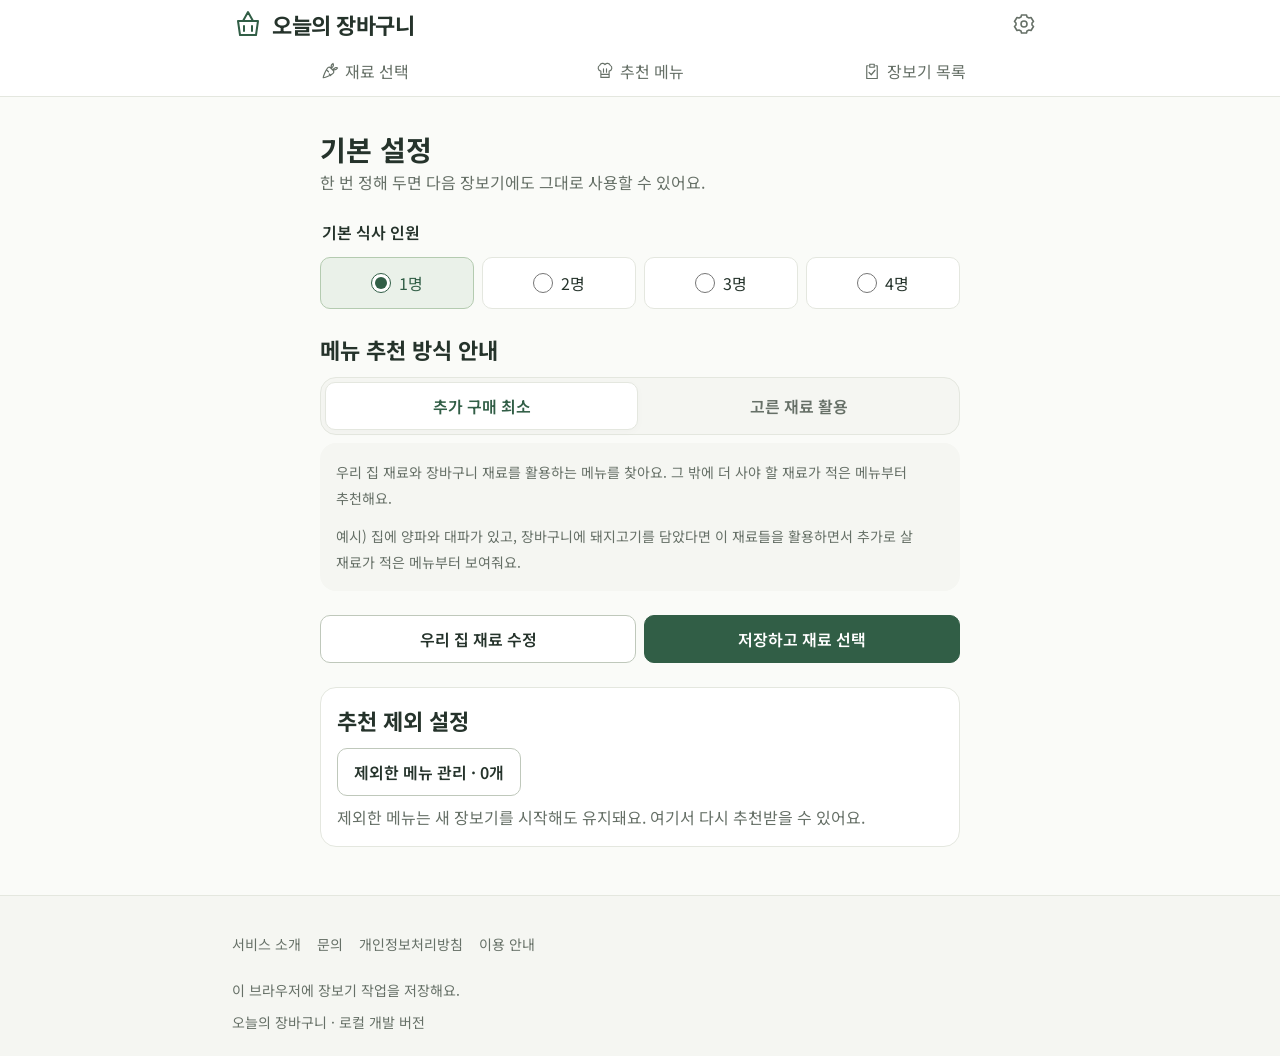
<file: settings.html>
<!doctype html>
<html lang="ko">
<head>
  <meta charset="utf-8">
  <meta name="viewport" content="width=device-width, initial-scale=1">
  <meta name="description" content="한 번 정해 두면 다음 장보기에도 그대로 사용할 수 있어요.">
  <meta name="robots" content="noindex, nofollow">
  <title>기본 설정 | 오늘의 장바구니</title>
  <link rel="stylesheet" href="https://fonts.googleapis.com/css2?family=Noto+Sans+KR:wght@400;600;700&display=swap">
  <link rel="stylesheet" href="css/style.css">
  <script type="module" src="js/app.js"></script>
</head>
<body data-page="settings">
  <a class="skip-link" href="#main">본문으로 건너뛰기</a>
  <header class="site-header"><div class="container"><div class="brand-row"><a class="brand" href="index.html"><svg class="brand-mark" viewBox="0 0 32 32" fill="none" aria-hidden="true"><path d="M6 13h20l-2 14H8L6 13Z M11 13l5-9 5 9 M12 18v5 M20 18v5" stroke="currentColor" stroke-width="2" stroke-linecap="round" stroke-linejoin="round"/></svg><span>오늘의 장바구니</span></a><a class="settings-link" data-settings href="settings.html" aria-label="설정" title="설정"><svg class="settings-icon" viewBox="0 0 24 24" fill="none" stroke="currentColor" stroke-width="1.6" stroke-linecap="round" stroke-linejoin="round" aria-hidden="true" focusable="false"><path d="m9.5 3-.5 2-2 1-2-.5-2.5 4 1.5 1.5v2L2.5 14.5l2.5 4 2-.5 2 1 .5 2h5l.5-2 2-1 2 .5 2.5-4L20 13v-2l1.5-1.5-2.5-4-2 .5-2-1-.5-2h-5Z"/><circle cx="12" cy="12" r="3"/></svg></a></div><nav class="main-nav" aria-label="장보기 화면"><a href="ingredients.html"><svg class="nav-icon" viewBox="0 0 24 24" fill="none" stroke="currentColor" stroke-width="1.6" stroke-linecap="round" stroke-linejoin="round" aria-hidden="true" focusable="false"><path d="M13 8c-2-2-4-1-5 1C6 12 3 19 3 21c2 0 9-3 12-5 2-1 3-3 1-5l-3-3ZM14 8c-1-3 0-5 2-6 1 2 1 4-2 6Zm2 2c3-3 5-3 6-2-1 2-3 3-6 2M8 11l2 2m1 3 2 2"/></svg><span>재료 선택</span></a><a href="recipes.html"><svg class="nav-icon" viewBox="0 0 48 48" fill="none" aria-hidden="true" focusable="false"><path d="M13 24a8 8 0 0 1-3-15 8 8 0 0 1 14-2 8 8 0 0 1 14 2 8 8 0 0 1-3 15v17H13V24Z M13 33h22 M20 18v9 M28 18v9" stroke="currentColor" stroke-width="3" stroke-linecap="round" stroke-linejoin="round"/></svg><span>추천 메뉴</span></a><a href="shopping-list.html"><svg class="nav-icon" viewBox="0 0 24 24" fill="none" stroke="currentColor" stroke-width="1.6" stroke-linecap="round" stroke-linejoin="round" aria-hidden="true" focusable="false"><path d="M9 3h6v4H9V3ZM7 5H5v17h14V5h-2M8 14l3 3 5-6"/></svg><span>장보기 목록</span></a></nav></div></header>
  <main id="main" class="container"><div id="warnings" aria-live="polite"></div><div class="settings-width"><div class="page-heading"><p class="eyebrow">오늘의 장바구니</p><h1>기본 설정</h1><p class="lede">한 번 정해 두면 다음 장보기에도 그대로 사용할 수 있어요.</p></div><div id="app"><p class="loading" role="status">화면을 준비하고 있어요.</p></div></div><p id="live" role="status" aria-live="polite" aria-atomic="true"></p><noscript><p class="notice warning">재료 선택과 추천 메뉴에는 JavaScript가 필요해요. 브라우저 설정에서 허용해 주세요.</p></noscript></main>
  <footer class="site-footer"><div class="container"><nav class="footer-links" aria-label="서비스 안내"><a href="about.html">서비스 소개</a><a href="contact.html">문의</a><a href="privacy.html">개인정보처리방침</a><a href="terms.html">이용 안내</a></nav><p class="muted">이 브라우저에 장보기 작업을 저장해요.</p><p class="muted">오늘의 장바구니 · 로컬 개발 버전</p></div></footer>
</body>
</html>
</file>
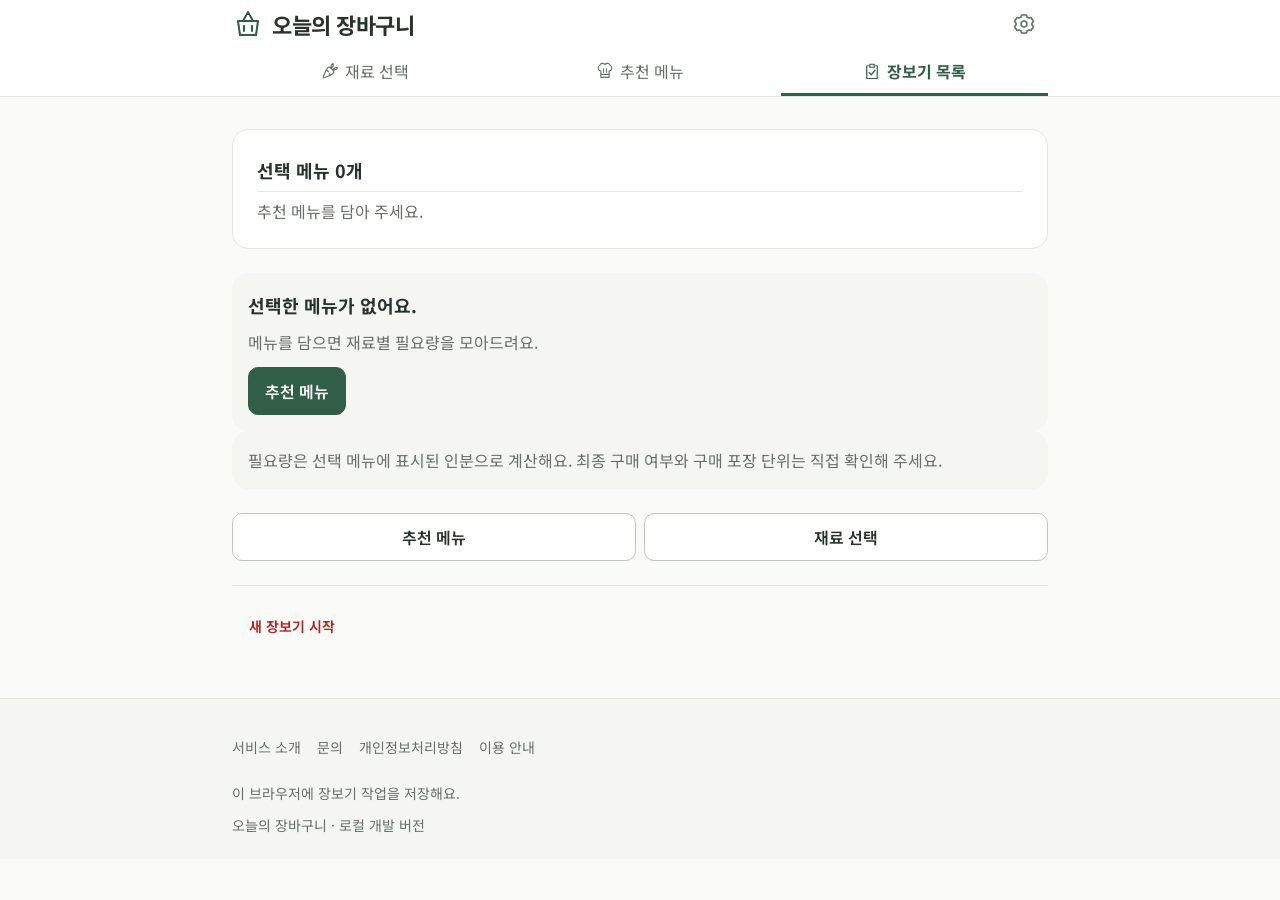
<file: shopping-list.html>
<!doctype html>
<html lang="ko">
<head>
  <meta charset="utf-8">
  <meta name="viewport" content="width=device-width, initial-scale=1">
  <meta name="description" content="어떤 메뉴에 얼마나 필요한지, 재료별로 확인해요.">
  <meta name="robots" content="noindex, nofollow">
  <title>장보기 목록 | 오늘의 장바구니</title>
  <link rel="stylesheet" href="https://fonts.googleapis.com/css2?family=Noto+Sans+KR:wght@400;600;700&display=swap">
  <link rel="stylesheet" href="css/style.css">
  <script type="module" src="js/app.js"></script>
  <script async src="https://pagead2.googlesyndication.com/pagead/js/adsbygoogle.js?client=ca-pub-9181649393184312" crossorigin="anonymous"></script>
</head>
<body data-page="shopping-list">
  <a class="skip-link" href="#main">본문으로 건너뛰기</a>
  <header class="site-header"><div class="container"><div class="brand-row"><a class="brand" href="index.html"><svg class="brand-mark" viewBox="0 0 32 32" fill="none" aria-hidden="true"><path d="M6 13h20l-2 14H8L6 13Z M11 13l5-9 5 9 M12 18v5 M20 18v5" stroke="currentColor" stroke-width="2" stroke-linecap="round" stroke-linejoin="round"/></svg><span>오늘의 장바구니</span></a><a class="settings-link" data-settings href="settings.html" aria-label="설정" title="설정"><svg class="settings-icon" viewBox="0 0 24 24" fill="none" stroke="currentColor" stroke-width="1.6" stroke-linecap="round" stroke-linejoin="round" aria-hidden="true" focusable="false"><path d="m9.5 3-.5 2-2 1-2-.5-2.5 4 1.5 1.5v2L2.5 14.5l2.5 4 2-.5 2 1 .5 2h5l.5-2 2-1 2 .5 2.5-4L20 13v-2l1.5-1.5-2.5-4-2 .5-2-1-.5-2h-5Z"/><circle cx="12" cy="12" r="3"/></svg></a></div><nav class="main-nav" aria-label="장보기 화면"><a href="ingredients.html"><svg class="nav-icon" viewBox="0 0 24 24" fill="none" stroke="currentColor" stroke-width="1.6" stroke-linecap="round" stroke-linejoin="round" aria-hidden="true" focusable="false"><path d="M13 8c-2-2-4-1-5 1C6 12 3 19 3 21c2 0 9-3 12-5 2-1 3-3 1-5l-3-3ZM14 8c-1-3 0-5 2-6 1 2 1 4-2 6Zm2 2c3-3 5-3 6-2-1 2-3 3-6 2M8 11l2 2m1 3 2 2"/></svg><span>재료 선택</span></a><a href="recipes.html"><svg class="nav-icon" viewBox="0 0 48 48" fill="none" aria-hidden="true" focusable="false"><path d="M13 24a8 8 0 0 1-3-15 8 8 0 0 1 14-2 8 8 0 0 1 14 2 8 8 0 0 1-3 15v17H13V24Z M13 33h22 M20 18v9 M28 18v9" stroke="currentColor" stroke-width="3" stroke-linecap="round" stroke-linejoin="round"/></svg><span>추천 메뉴</span></a><a href="shopping-list.html" aria-current="page"><svg class="nav-icon" viewBox="0 0 24 24" fill="none" stroke="currentColor" stroke-width="1.6" stroke-linecap="round" stroke-linejoin="round" aria-hidden="true" focusable="false"><path d="M9 3h6v4H9V3ZM7 5H5v17h14V5h-2M8 14l3 3 5-6"/></svg><span>장보기 목록</span></a></nav></div></header>
  <main id="main" class="container"><div id="warnings" aria-live="polite"></div><div class=""><div class="page-heading flow-heading"><p class="eyebrow">03 / 필요한 재료 확인하기</p><h1>장보기 목록</h1><p class="lede">어떤 메뉴에 얼마나 필요한지, 재료별로 확인해요.</p></div><div id="app"><p class="loading" role="status">화면을 준비하고 있어요.</p></div></div><p id="live" role="status" aria-live="polite" aria-atomic="true"></p><noscript><p class="notice warning">재료 선택과 추천 메뉴에는 JavaScript가 필요해요. 브라우저 설정에서 허용해 주세요.</p></noscript></main>
  <footer class="site-footer"><div class="container"><nav class="footer-links" aria-label="서비스 안내"><a href="about.html">서비스 소개</a><a href="contact.html">문의</a><a href="privacy.html">개인정보처리방침</a><a href="terms.html">이용 안내</a></nav><p class="muted">이 브라우저에 장보기 작업을 저장해요.</p><p class="muted">오늘의 장바구니 · 로컬 개발 버전</p></div></footer>
</body>
</html>
</file>
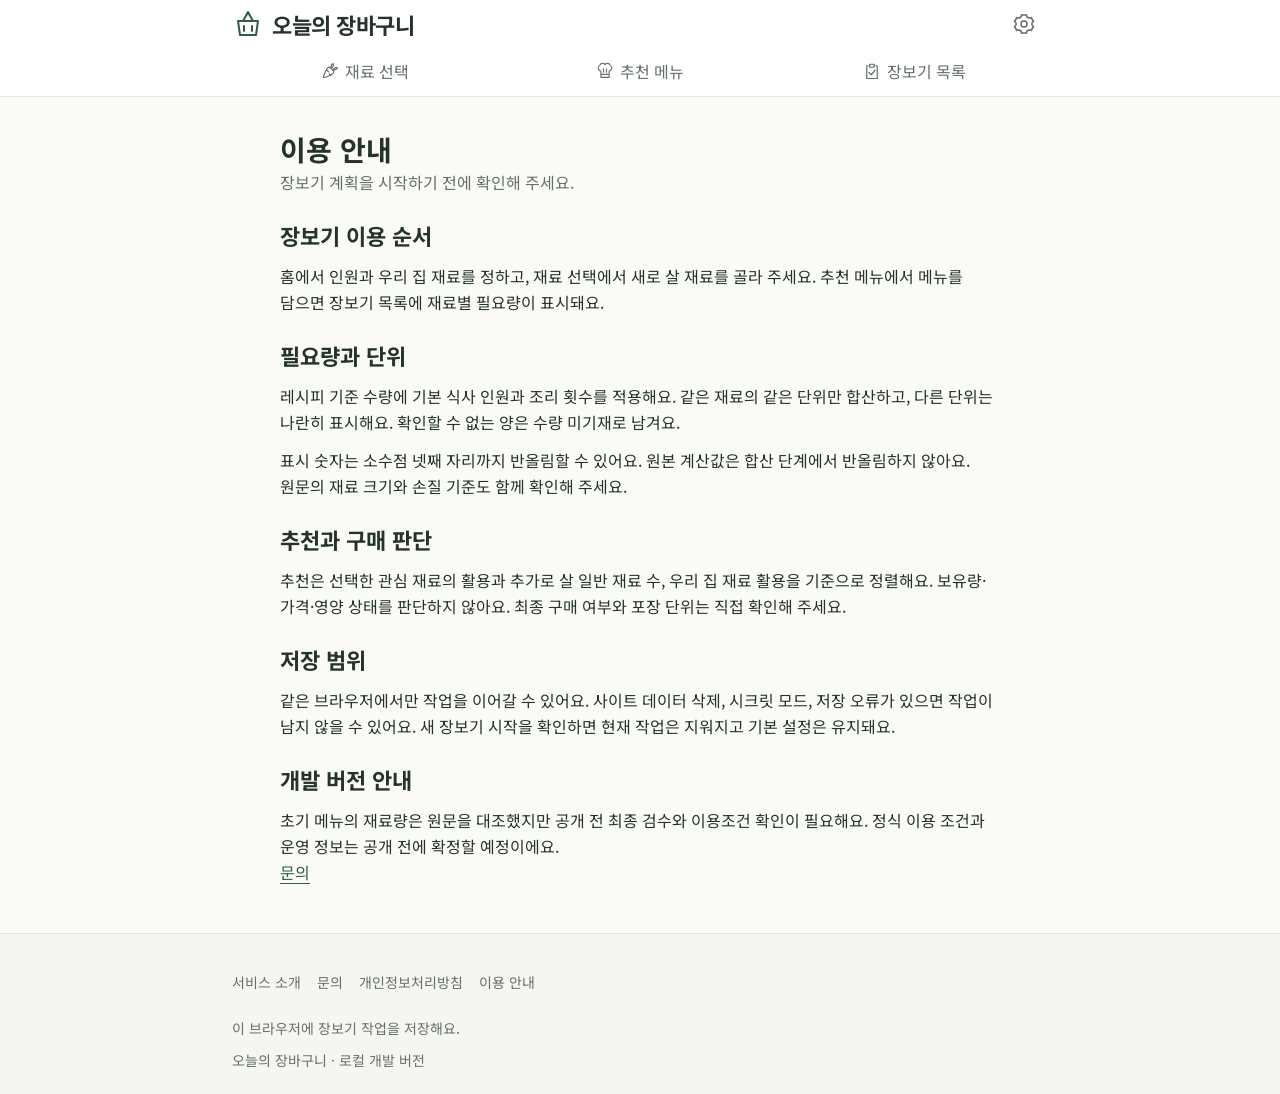
<file: terms.html>
<!doctype html>
<html lang="ko">
<head>
  <meta charset="utf-8">
  <meta name="viewport" content="width=device-width, initial-scale=1">
  <meta name="description" content="장보기 계획을 시작하기 전에 확인해 주세요.">
  <meta name="robots" content="index, follow">
  <title>이용 안내 | 오늘의 장바구니</title>
  <link rel="stylesheet" href="https://fonts.googleapis.com/css2?family=Noto+Sans+KR:wght@400;600;700&display=swap">
  <link rel="stylesheet" href="css/style.css">
  <script type="module" src="js/app.js"></script>
</head>
<body data-page="terms">
  <a class="skip-link" href="#main">본문으로 건너뛰기</a>
  <header class="site-header"><div class="container"><div class="brand-row"><a class="brand" href="index.html"><svg class="brand-mark" viewBox="0 0 32 32" fill="none" aria-hidden="true"><path d="M6 13h20l-2 14H8L6 13Z M11 13l5-9 5 9 M12 18v5 M20 18v5" stroke="currentColor" stroke-width="2" stroke-linecap="round" stroke-linejoin="round"/></svg><span>오늘의 장바구니</span></a><a class="settings-link" data-settings href="settings.html" aria-label="설정" title="설정"><svg class="settings-icon" viewBox="0 0 24 24" fill="none" stroke="currentColor" stroke-width="1.6" stroke-linecap="round" stroke-linejoin="round" aria-hidden="true" focusable="false"><path d="m9.5 3-.5 2-2 1-2-.5-2.5 4 1.5 1.5v2L2.5 14.5l2.5 4 2-.5 2 1 .5 2h5l.5-2 2-1 2 .5 2.5-4L20 13v-2l1.5-1.5-2.5-4-2 .5-2-1-.5-2h-5Z"/><circle cx="12" cy="12" r="3"/></svg></a></div><nav class="main-nav" aria-label="장보기 화면"><a href="ingredients.html"><svg class="nav-icon" viewBox="0 0 24 24" fill="none" stroke="currentColor" stroke-width="1.6" stroke-linecap="round" stroke-linejoin="round" aria-hidden="true" focusable="false"><path d="M13 8c-2-2-4-1-5 1C6 12 3 19 3 21c2 0 9-3 12-5 2-1 3-3 1-5l-3-3ZM14 8c-1-3 0-5 2-6 1 2 1 4-2 6Zm2 2c3-3 5-3 6-2-1 2-3 3-6 2M8 11l2 2m1 3 2 2"/></svg><span>재료 선택</span></a><a href="recipes.html"><svg class="nav-icon" viewBox="0 0 48 48" fill="none" aria-hidden="true" focusable="false"><path d="M13 24a8 8 0 0 1-3-15 8 8 0 0 1 14-2 8 8 0 0 1 14 2 8 8 0 0 1-3 15v17H13V24Z M13 33h22 M20 18v9 M28 18v9" stroke="currentColor" stroke-width="3" stroke-linecap="round" stroke-linejoin="round"/></svg><span>추천 메뉴</span></a><a href="shopping-list.html"><svg class="nav-icon" viewBox="0 0 24 24" fill="none" stroke="currentColor" stroke-width="1.6" stroke-linecap="round" stroke-linejoin="round" aria-hidden="true" focusable="false"><path d="M9 3h6v4H9V3ZM7 5H5v17h14V5h-2M8 14l3 3 5-6"/></svg><span>장보기 목록</span></a></nav></div></header>
  <main id="main" class="container"><div id="warnings" aria-live="polite"></div><div class="reading"><div class="page-heading"><p class="eyebrow">오늘의 장바구니</p><h1>이용 안내</h1><p class="lede">장보기 계획을 시작하기 전에 확인해 주세요.</p></div><section><h2>장보기 이용 순서</h2><p>홈에서 인원과 우리 집 재료를 정하고, 재료 선택에서 새로 살 재료를 골라 주세요. 추천 메뉴에서 메뉴를 담으면 장보기 목록에 재료별 필요량이 표시돼요.</p></section><section><h2>필요량과 단위</h2><p>레시피 기준 수량에 기본 식사 인원과 조리 횟수를 적용해요. 같은 재료의 같은 단위만 합산하고, 다른 단위는 나란히 표시해요. 확인할 수 없는 양은 수량 미기재로 남겨요.</p><p>표시 숫자는 소수점 넷째 자리까지 반올림할 수 있어요. 원본 계산값은 합산 단계에서 반올림하지 않아요. 원문의 재료 크기와 손질 기준도 함께 확인해 주세요.</p></section><section><h2>추천과 구매 판단</h2><p>추천은 선택한 관심 재료의 활용과 추가로 살 일반 재료 수, 우리 집 재료 활용을 기준으로 정렬해요. 보유량·가격·영양 상태를 판단하지 않아요. 최종 구매 여부와 포장 단위는 직접 확인해 주세요.</p></section><section><h2>저장 범위</h2><p>같은 브라우저에서만 작업을 이어갈 수 있어요. 사이트 데이터 삭제, 시크릿 모드, 저장 오류가 있으면 작업이 남지 않을 수 있어요. 새 장보기 시작을 확인하면 현재 작업은 지워지고 기본 설정은 유지돼요.</p></section><section><h2>개발 버전 안내</h2><p>초기 메뉴의 재료량은 원문을 대조했지만 공개 전 최종 검수와 이용조건 확인이 필요해요. 정식 이용 조건과 운영 정보는 공개 전에 확정할 예정이에요.</p><a href="contact.html">문의</a></section></div><p id="live" role="status" aria-live="polite" aria-atomic="true"></p><noscript><p class="notice warning">재료 선택과 추천 메뉴에는 JavaScript가 필요해요. 브라우저 설정에서 허용해 주세요.</p></noscript></main>
  <footer class="site-footer"><div class="container"><nav class="footer-links" aria-label="서비스 안내"><a href="about.html">서비스 소개</a><a href="contact.html">문의</a><a href="privacy.html">개인정보처리방침</a><a href="terms.html">이용 안내</a></nav><p class="muted">이 브라우저에 장보기 작업을 저장해요.</p><p class="muted">오늘의 장바구니 · 로컬 개발 버전</p></div></footer>
</body>
</html>
</file>
<file: css/style.css>
:root {
  --recipe-info-width: 280px; --recipe-info-bg: #F1F5EE;
  --recipe-info-shadow: 0 8px 28px #25332B2E; --recipe-exclude-bg: #FAF7F2;
  --home-mobile-title: 30px; --home-mobile-title-line: 40px;
  --home-mobile-padding: 10px; --home-mobile-icon: 26px;
  --home-guide-size: clamp(16px,calc(12px + 1vw),18px);
  --home-preview-border: #C8CEC5; --home-demo-checkbox-size: 16px;
  --picker-chip-height: 40px; --picker-tab-height: 44px; --picker-filter-height: 36px;
  --picker-filter-line: 18px; --picker-filter-tracking: -0.4px; --picker-filter-scale: 1;
  --pantry-bg: #EAF3E7; --pantry-text: #365B34; --pantry-border: #B4CBB0;
  --interest-bg: #FFF0DF; --interest-text: #8A460D; --interest-border: #E8BF94;
  --interest-hover: #F9E3CA; --pantry-hover: #DFECDD;
  --servings-control-width: 96px; --servings-control-height: 36px;
  --servings-step-width: 28px; --bottom-panel-height: 45dvh;
  --selected-remove-size: 32px; --selected-remove-icon-size: 18px;
  --component-counter-width: var(--servings-control-width); --component-name-width: 4em;
  --component-name-max: 7em;
  --home-display-size: 40px; --home-display-line: 52px;
  --shadow-soft: 0 2px 8px #25332B06; --pill-radius: 999px;
  --nav-icon-size: 18px; --nav-icon-gap: 6px;
  --selected-basis-size: 14px; --selected-basis-line: 20px;
  --selected-meta-line: 18px;
  --home-step-icon: 40px; --home-step-arrow: 24px; --home-step-arrow-top: 8px;
  --recipe-image-ratio: 1; --home-title: 32px; --home-title-line: 44px;
  --hero-space: 64px; --hero-title-size: 28px; --hero-title-line: 40px;
  --hero-number-size: 22px; --narrow-width: 640px;
  --search-max-height: 320px; --sidebar-width: 320px;
  --menu-search-max-height: 640px;
  --dialog-width: 400px; --letter-spacing: 0px;
  --compact-title: 18px; --header-layer: 10; --manager-width: 720px;
  --compact-header: 48px; --manager-desktop-height: 85dvh;
  color-scheme: light;
  --font: 'Noto Sans KR', sans-serif;
  --primary: #315E46; --primary-hover: #264B37; --primary-pressed: #193526;
  --secondary: #EAF1E9; --bg: #FAFBF8; --surface: #FFFFFF;
  --surface-soft: #F5F6F2; --divider: #E4E7DF; --heading-rule: 3px;
  --text: #25332B; --muted: #667067; --border: #BFC8BB;
  --success: #315E46; --success-bg: #DCFCE7;
  --warning: #854D0E; --warning-bg: #FEF3C7;
  --error: #B91C1C; --error-bg: #FEE2E2;
  --danger-hover: #991B1B; --danger-pressed: #7F1D1D;
  --soft-hover: #F1F5F9; --soft-pressed: #E2E8F0;
  --disabled-bg: #E2E8F0; --disabled-text: #475569;
  --overlay: #0F172A80;
  --s1: 4px; --s2: 8px; --s3: 12px; --s4: 16px;
  --s5: 24px; --s6: 32px; --s7: 48px; --s8: 64px;
  --radius-control: 10px; --radius-card: 16px;
  --line: 1px; --focus: 3px solid #315E46;
  --shadow-dialog: 0 8px 24px #0F172A26;
  --content-width: 880px; --reading-width: 720px; --settings-width: 640px;
  --gutter: 16px; --touch: 48px; --header-height: 48px; --nav-height: 48px;
  --title-size: 28px; --title-line: 40px;
  --heading-size: 22px; --heading-line: 32px;
  --body-size: 16px; --body-line: 26px; --small-line: 24px;
  --quantity-size: 18px; --quantity-line: 28px;
  --weight-normal: 400; --weight-button: 600; --weight-heading: 700;
  --ad-content-gap: 32px; --ad-control-gap: 48px;
}

/* Foundations */
* { box-sizing: border-box; }
[hidden] { display: none !important; }
html { scroll-behavior: smooth; scroll-padding-top: calc(var(--header-height) + var(--nav-height) + var(--s4)); }
body { margin: 0; font: var(--weight-normal) var(--body-size)/var(--body-line) var(--font); color: var(--text); background: var(--bg); word-break: keep-all; overflow-wrap: anywhere; }
body:has(dialog[open]) { overflow: hidden; }
h1,h2,h3,p { margin: 0; }
h1 { font-size: var(--title-size); line-height: var(--title-line); }
h2 { font-size: var(--heading-size); line-height: var(--heading-line); }
h3 { font-size: var(--compact-title); line-height: var(--small-line); }
p + p { margin-top: var(--s3); }
a { color: var(--primary); text-underline-offset: var(--s1); }
button,input,select,textarea { font: inherit; max-width: 100%; }
button,a,input { -webkit-tap-highlight-color: transparent; touch-action: manipulation; }
button { cursor: pointer; }
button:disabled { cursor: not-allowed; }
button,a,p,li,section,div,article { min-width: 0; }
svg { display: block; flex-shrink: 0; }
ul,ol { padding-left: var(--s5); }
:focus-visible { outline: var(--focus); outline-offset: var(--s1); }
.container { width: 100%; max-width: var(--content-width); margin-inline: auto; padding-inline: var(--gutter); }
main { padding-block: var(--s5) var(--s7); min-height: 65vh; }
.muted,.lede { color: var(--muted); }
.eyebrow { color: var(--primary); font-size: var(--selected-basis-size); font-weight: var(--weight-button); }
.section-heading { display: flex; align-items: center; justify-content: space-between; flex-wrap: wrap; gap: var(--s2); margin-bottom: var(--s3); }
.section-heading h2 { margin: 0; }
.section-heading > a { display: inline-flex; align-items: center; min-height: var(--touch); font-size: var(--selected-basis-size); }
.page-heading { margin-bottom: var(--s5); }
.page-heading .eyebrow { display: none; }
body:is([data-page=ingredients],[data-page=recipes],[data-page=shopping-list]) .page-heading { position: absolute; width: 1px; height: 1px; overflow: hidden; clip-path: inset(50%); }
.flow-heading { position: absolute; width: 1px; height: 1px; overflow: hidden; clip-path: inset(50%); }

/* Shared header: navigation is quieter than the current task. */
.skip-link { position: absolute; top: -100px; left: var(--s4); z-index: 20; background: var(--surface); padding: var(--s3); }
.skip-link:focus { top: var(--s2); }
.site-header { position: sticky; top: 0; z-index: var(--header-layer); background: var(--surface); border-bottom: var(--line) solid var(--divider); }
.brand-row { min-height: var(--header-height); display: flex; justify-content: space-between; align-items: center; gap: var(--s3); }
.brand { display: inline-flex; align-items: center; gap: var(--s2); color: var(--text); text-decoration: none; font-size: var(--compact-title); font-weight: var(--weight-heading); letter-spacing: -.5px; }
.brand-mark { width: var(--s6); height: var(--s6); color: var(--primary); }
.settings-link { min-height: var(--touch); display: inline-flex; align-items: center; color: var(--muted); font-size: var(--selected-basis-size); text-decoration: none; white-space: nowrap; }
.main-nav { display: grid; grid-template-columns: repeat(3,minmax(0,1fr)); gap: var(--s2); }
.main-nav a { display: flex; align-items: center; justify-content: center; gap: var(--nav-icon-gap); min-height: var(--nav-height); border-bottom: var(--heading-rule) solid transparent; color: var(--muted); font-size: var(--selected-basis-size); text-decoration: none; }
.main-nav a[aria-current=page] { color: var(--primary); border-color: var(--primary); font-weight: var(--weight-heading); }
.main-nav a:hover { color: var(--primary); }
.nav-icon { width: var(--nav-icon-size); height: var(--nav-icon-size); }

/* Buttons and fields */
.button { min-height: var(--touch); display: inline-flex; align-items: center; justify-content: center; gap: var(--s2); padding: var(--s2) var(--s4); border: var(--line) solid var(--border); border-radius: var(--radius-control); background: var(--surface); color: var(--text); font-size: var(--body-size); font-weight: var(--weight-button); line-height: var(--small-line); text-align: center; text-decoration: none; }
.primary { background: var(--primary); color: var(--surface); border-color: var(--primary); }
.primary:hover { background: var(--primary-hover); }
.primary:active { background: var(--primary-pressed); }
.secondary:hover { background: var(--surface-soft); }
.selected,.selected:hover { background: var(--secondary); color: var(--primary); border-color: var(--pantry-border); }
.danger { background: var(--error); color: var(--surface); border-color: var(--error); }
.danger:hover { background: var(--danger-hover); }
.text-danger { border-color: transparent; background: transparent; color: var(--error); }
.text-danger:hover { background: var(--error-bg); }
.button:disabled { background: var(--surface-soft); color: var(--disabled-text); border-color: var(--divider); opacity: .65; }
.square { width: var(--touch); padding: 0; }
.actions { display: flex; flex-wrap: wrap; gap: var(--s2); margin-top: var(--s5); }
.actions > .button { flex: 1 1 auto; }
input[type=search],textarea { width: 100%; min-height: var(--touch); padding: var(--s3); border: var(--line) solid var(--divider); border-radius: var(--radius-control); color: var(--text); background: var(--surface); }
input[type=search] { padding-left: var(--s7); background-image: url("data:image/svg+xml,%3Csvg xmlns='http://www.w3.org/2000/svg' width='20' height='20' viewBox='0 0 24 24' fill='none' stroke='%23667067' stroke-width='1.8' stroke-linecap='round'%3E%3Ccircle cx='10.5' cy='10.5' r='6.5'/%3E%3Cpath d='m16 16 5 5'/%3E%3C/svg%3E"); background-repeat: no-repeat; background-position: var(--s4) center; }
input::placeholder { color: var(--muted); opacity: 1; }
input[type=checkbox],input[type=radio] { width: 20px; height: 20px; margin: 0; accent-color: var(--primary); flex-shrink: 0; }
.panel { padding: var(--s4); border: var(--line) solid var(--divider); background: var(--surface); border-radius: var(--radius-card); }
.panel h2 { margin-bottom: var(--s3); }
.chips { display: flex; flex-wrap: wrap; gap: var(--s2); }
.notice,.empty { padding: var(--s4); background: var(--surface-soft); border-radius: var(--radius-card); color: var(--muted); }
.empty h2 { font-size: var(--compact-title); color: var(--text); margin-bottom: var(--s2); }
.empty .button { margin-top: var(--s3); }
.notice.warning { background: var(--warning-bg); color: var(--warning); }
.notice.error { background: var(--error-bg); color: var(--error); }
#warnings:empty,#live:empty { display: none; }
#warnings:not(:empty) { margin-bottom: var(--s4); }
#live:not(:empty),#recipe-feedback:not(:empty) { display: flex; flex-wrap: wrap; align-items: center; gap: var(--s2); padding: var(--s3); border-radius: var(--radius-control); background: var(--secondary); color: var(--primary); margin-block: var(--s3); }
.loading { min-height: 96px; display: flex; align-items: center; gap: var(--s3); color: var(--muted); }
.loading::before { content: ''; width: var(--s5); height: var(--s5); border: 3px solid var(--divider); border-top-color: var(--primary); border-radius: 50%; animation: spin 1s linear infinite; }
@keyframes spin { to { transform: rotate(360deg); } }
summary { min-height: var(--touch); display: flex; align-items: center; gap: var(--s2); cursor: pointer; list-style: none; }
summary::-webkit-details-marker { display: none; }
summary::before { content: '+'; color: var(--muted); }
details[open] > summary::before { content: '−'; }

/* Home: a short, welcoming introduction, with one clear next step. */
.home-intro { padding-top: var(--s4); }
.home-intro .eyebrow { letter-spacing: .5px; }
.home-intro h1 { font-size: var(--home-display-size); line-height: var(--home-display-line); letter-spacing: -1.5px; margin-block: var(--s3); }
.home-promise { color: var(--muted); font-size: var(--compact-title); font-weight: var(--weight-normal); }
#home-start { width: 100%; }
.people-setup.panel { padding: 0 0 var(--s5); border: 0; background: transparent; }
.people-options { display: grid; grid-template-columns: repeat(4,minmax(0,1fr)); gap: var(--s2); }

/* Shared segment switch. Both source and recommendation switches use the same rule. */
.ingredient-source-tabs,.mode-tabs { display: grid; grid-template-columns: repeat(2,minmax(0,1fr)); gap: var(--s1); padding: var(--s1); background: var(--surface-soft); border: var(--line) solid var(--divider); border-radius: var(--radius-card); margin-bottom: var(--s4); }
.ingredient-source-tabs .button,.mode-tabs .button { border: var(--line) solid transparent; background: transparent; color: var(--muted); padding-inline: var(--s2); font-size: var(--selected-basis-size); }
.mode-tabs .ingredient-category-icon { width: var(--nav-icon-size); height: var(--nav-icon-size); flex-shrink: 0; }
.ingredient-source-tabs .button[aria-selected=true],.mode-tabs .button.selected { background: var(--surface); border-color: var(--divider); color: var(--primary); box-shadow: var(--shadow-soft); }

/* Ingredient picker: chips carry meaning; categories remain secondary. */
/* Ingredient workspace: source switch -> selection -> folder tabs -> filters -> items. */
.panel.pantry-picker { padding: var(--s3); border: var(--line) solid var(--divider); border-radius: var(--radius-card); background: var(--surface); }
.ingredient-selection { padding-bottom: var(--s3); margin-bottom: var(--s3); border-bottom: var(--line) solid var(--divider); }
.ingredient-selection .chips { gap: var(--s1); }
.ingredient-selection .button { min-height: var(--picker-chip-height); border-radius: var(--pill-radius); font-size: var(--selected-basis-size); font-weight: var(--weight-normal); padding: var(--s1) var(--s2); }
#pantry-selected-chips .selected { background: var(--pantry-bg); color: var(--pantry-text); border-color: transparent; }
#ingredient-selected-chips .selected { background: var(--interest-bg); color: var(--interest-text); border-color: transparent; }
.ingredient-selection .chips > .selection-more { background: transparent; border: var(--line) dashed var(--border); color: var(--muted); }
.ingredient-categories { display: grid; grid-template-columns: .85fr 1.2fr 1.25fr .85fr .85fr; gap: 0; padding: var(--s1) var(--s1) 0; margin-bottom: var(--s2); background: var(--surface-soft); border: var(--line) solid var(--divider); border-radius: var(--radius-control) var(--radius-control) 0 0; }
.ingredient-categories .button { position: relative; width: 100%; min-height: var(--picker-tab-height); padding: var(--s2) 0; display: flex; flex-direction: row; gap: 2px; white-space: nowrap; border: var(--line) solid transparent; border-radius: var(--s2) var(--s2) 0 0; background: transparent; color: var(--muted); font-size: var(--selected-basis-size); font-weight: var(--weight-normal); line-height: var(--selected-basis-line); }
.ingredient-categories .button:hover { color: var(--primary); }
.ingredient-categories .button.selected { background: var(--surface); border-color: var(--divider); border-bottom-color: var(--surface); color: var(--primary); font-weight: var(--weight-button); }
.ingredient-categories .button.selected::after { content: ''; position: absolute; left: 0; right: 0; bottom: -2px; height: 2px; background: var(--surface); }
.ingredient-category-icon { width: 16px; height: 16px; flex-shrink: 0; }
.quick-sections { margin-top: var(--s3); }
.quick-sections h3 { position: absolute; width: 1px; height: 1px; overflow: hidden; clip-path: inset(50%); }
.quick-sections .chips { gap: var(--s1); }
.quick-sections .button { min-height: var(--picker-chip-height); border-color: var(--divider); border-radius: var(--s2); background: var(--surface); padding: var(--s1) var(--s2); font-size: var(--body-size); font-weight: var(--weight-normal); box-shadow: none; }
.quick-sections .button:hover { border-color: var(--pantry-border); background: var(--secondary); }
.quick-sections section { margin-bottom: var(--s3); }
.pantry-picker input[type=search],.menu-search-field input[type=search] { min-height: var(--picker-tab-height); padding-block: var(--s2); background-color: var(--surface-soft); }
.picker-help { font-size: var(--selected-basis-size); color: var(--muted); }

/* Search results */
.search-results,.menu-search-list { max-height: var(--search-max-height); overflow-y: auto; border: var(--line) solid var(--divider); background: var(--surface); border-radius: var(--radius-control); margin-top: var(--s2); overscroll-behavior: contain; }
.search-option,.menu-search-list .search-menu-option { display: grid; grid-template-columns: minmax(0,1fr) auto; gap: var(--s1) var(--s3); align-items: center; width: 100%; min-height: var(--touch); padding: var(--s3); text-align: left; border: 0; background: var(--surface); color: var(--text); border-radius: 0; cursor: pointer; }
.search-menu-entry { display: flow-root; }
.search-menu-entry + .search-menu-entry { border-top: var(--line) solid var(--divider); }
.search-option + .search-option,.search-menu-option + .search-menu-option { border-top: var(--line) solid var(--divider); }
.search-option:hover,.search-option[aria-selected=true],.search-menu-option:hover,.search-menu-option:focus-visible { background: var(--secondary); }
.search-result-name { color: var(--text); font-size: var(--body-size); font-weight: var(--weight-button); }
.search-result-status,.search-result-meta { color: var(--muted); font-size: var(--selected-basis-size); line-height: var(--selected-basis-line); font-weight: var(--weight-normal); }
.search-result-status { white-space: nowrap; text-align: right; }
.search-result-meta { grid-column: 1 / -1; }
.menu-search-list > p { padding: var(--s3); }

/* Recommendations: secondary filters precede the menu cards. */
.recommendation-controls { margin-bottom: var(--s2); }
.horizontal-buttons { display: flex; flex-wrap: nowrap; gap: var(--s1); overflow-x: auto; scrollbar-width: thin; }
.food-kinds { position: relative; }
.food-filters.horizontal-buttons { display: grid; grid-template-columns: repeat(8,minmax(0,1fr)); gap: 0; overflow: visible; }
.food-filters .button { position: relative; min-width: 0; height: var(--touch); min-height: var(--touch); padding: 0; border: 0; background: transparent; color: var(--muted); font-size: var(--selected-basis-size); font-weight: var(--weight-normal); white-space: normal; border-radius: var(--radius-control); display: flex; align-items: center; justify-content: center; line-height: var(--picker-filter-line); letter-spacing: var(--picker-filter-tracking); }
.food-filter-label { white-space: nowrap; }
.food-filter-check { position: absolute; top: 0; left: 0; font-size: var(--selected-basis-size); line-height: 1; }
.food-filters .button.selected { background: var(--secondary); color: var(--primary); }
.interest-section { border-top: var(--line) solid var(--divider); margin-top: var(--s3); padding-top: var(--s2); }
.interest-section .section-heading { flex-wrap: nowrap; margin: 0; }
.interest-section .field-label { font-size: var(--selected-basis-size); color: var(--muted); }
.interest-actions { display: flex; align-items: center; gap: var(--s2); flex-shrink: 0; }
.interest-actions a,.interest-select-all { min-height: var(--touch); display: inline-flex; align-items: center; font-size: var(--selected-basis-size); color: var(--muted); }
.interest-select-all { border: 0; background: transparent; padding-inline: var(--s2); }
.interest-chips { flex-wrap: nowrap; overflow-x: auto; scrollbar-width: thin; padding-block: var(--s1) var(--s2); }
.interest-chips .button { flex: 0 0 auto; white-space: nowrap; border-radius: var(--pill-radius); font-size: var(--selected-basis-size); font-weight: var(--weight-normal); border-color: var(--divider); }
.interest-chips .button.selected { background: var(--interest-bg); color: var(--interest-text); border-color: var(--interest-border); }
.results-heading { margin-top: 0; margin-bottom: var(--s1); font-size: var(--selected-basis-size); justify-content: flex-end; }
.results-heading h2 { font-size: var(--heading-size); }
.results-heading .muted { font-size: var(--selected-basis-size); }
#menu-results { margin-top: 0; }
#more { display: flex; width: fit-content; margin-inline: auto; }
.card-grid { display: grid; grid-template-columns: repeat(2,minmax(0,1fr)); gap: var(--s3); align-items: stretch; }
.recipe-card.panel { display: flex; flex-direction: column; padding: var(--s3); border: var(--line) solid var(--divider); border-radius: var(--radius-card); box-shadow: var(--shadow-soft); gap: var(--s2); }
.recipe-card h3 { font-size: var(--compact-title); line-height: var(--small-line); letter-spacing: -.4px; }
.recipe-source { display: block; color: var(--muted); font-size: var(--selected-basis-size); line-height: var(--selected-basis-line); overflow-wrap: anywhere; }
a.recipe-source { width: fit-content; text-underline-offset: var(--s1); }
a.recipe-source:hover { color: var(--primary); }
.search-menu-entry > .recipe-source { margin: 0 var(--s3) var(--s2); }
.recipe-card .recipe-meta { color: var(--muted); font-size: var(--selected-basis-size); line-height: var(--selected-basis-line); }
.recipe-image { width: 100%; height: auto; aspect-ratio: var(--recipe-image-ratio); object-fit: cover; border-radius: var(--radius-control); }
.recipe-card-actions { display: grid; grid-template-columns: minmax(0,1fr) auto; gap: var(--s1); padding-top: var(--s3); margin-top: auto; }
.recipe-card-actions > .primary { background: var(--secondary); color: var(--primary); border-color: transparent; padding-inline: var(--s1); }
.recipe-card-actions > .primary:hover { background: var(--pantry-hover); }
.recipe-options { position: relative; }
.recipe-materials { margin: 0 0 var(--s4); }
.recipe-materials dt { margin-top: var(--s3); font-weight: 700; color: var(--text); }
.recipe-materials dd { margin: var(--s1) 0 0; color: var(--muted); overflow-wrap: anywhere; }
.recipe-exclude { width: 100%; white-space: nowrap; font-size: var(--selected-basis-size); color: var(--muted); background: var(--recipe-exclude-bg); border-color: var(--divider); }
.recipe-exclude:hover { color: var(--text); background: var(--surface); }
.recipe-exclude-icon { color: var(--error); }
.recipe-options > summary { justify-content: center; min-width: var(--touch); padding-inline: var(--s2); font-size: var(--selected-basis-size); white-space: nowrap; color: var(--muted); border-radius: var(--radius-control); }
.recipe-options > summary::before { content: none; }
.recipe-options-content { position: absolute; right: 0; bottom: 100%; width: min(var(--recipe-info-width),calc(100vw - var(--gutter) * 2)); max-height: 50dvh; overflow-y: auto; padding: var(--s3); background: var(--recipe-info-bg); border: var(--line) solid var(--border); border-radius: var(--radius-card); box-shadow: var(--recipe-info-shadow); z-index: 3; }
.recipe-info-header { position: absolute; top: 0; right: 0; }
.recipe-materials dt:first-child { margin-top: 0; padding-right: var(--touch); }
.recipe-info-close { min-width: var(--touch); padding: var(--s1); border-color: transparent; background: transparent; color: var(--muted); }
.reasons { font-size: var(--selected-basis-size); line-height: var(--selected-basis-line); margin: 0 0 var(--s3); padding-left: var(--s4); }
.recipe-bottom { position: sticky; bottom: 0; z-index: 5; background: var(--surface); border: var(--line) solid var(--divider); border-radius: var(--radius-card) var(--radius-card) 0 0; box-shadow: 0 -4px 16px #25332B08; padding: var(--s2) var(--s3) max(var(--s3),env(safe-area-inset-bottom)); margin-top: var(--s5); }
.recipe-bottom > .primary { width: 100%; }
.recipe-bottom .selected-panel { border: 0; margin: 0; padding: 0; background: transparent; }
.recipe-bottom .drawer-toggle { width: 100%; border: 0; justify-content: space-between; font-size: var(--selected-basis-size); }
.recipe-bottom #selected-content { max-height: var(--bottom-panel-height); overflow-y: auto; }
body[data-page=recipes]:has(#menu-search:focus) .recipe-bottom { position: static; }

/* Selected menus and servings */
.selected-panel { padding: var(--s4); background: var(--surface); border: var(--line) solid var(--divider); border-radius: var(--radius-card); margin-bottom: var(--s5); }
.selected-panel h2 { font-size: var(--compact-title); margin: 0; }
.selected-panel > .section-heading { position: relative; }
.selected-panel > .section-heading::after { content: ''; position: absolute; inset-inline: 0; bottom: calc(var(--s3) / -2); border-bottom: var(--line) solid var(--divider); pointer-events: none; }
.selected-hint { display: none; }
.selected-panel .selected-item { padding-block: var(--s2); border-bottom: var(--line) solid var(--divider); }
.selected-panel .selected-item:last-child { border-bottom: 0; }
.selected-item-heading { position: relative; display: grid; grid-template-columns: minmax(0,1fr) var(--selected-remove-size); align-items: start; gap: var(--s2); margin-bottom: 0; }
.selected-panel .selected-item-heading .selected-name { min-width: 0; margin: 0; word-break: keep-all; overflow-wrap: anywhere; }
.selected-remove.button { position: absolute; right: 0; top: calc((var(--small-line) - var(--selected-remove-size)) / 2); width: var(--selected-remove-size); height: var(--selected-remove-size); min-width: var(--selected-remove-size); min-height: var(--selected-remove-size); padding: 0; border: 0; background: transparent; color: var(--muted); font-size: var(--selected-remove-icon-size); line-height: 1; }
.selected-remove.button:hover { background: var(--surface-soft); color: var(--text); }
.selected-composite > .selected-item-heading { grid-column: 1 / -1; }
.selected-line { display: grid; grid-template-columns: minmax(0,1fr) var(--servings-control-width); align-items: center; gap: var(--s2); }
.selected-line.component-heading { grid-template-columns: minmax(0,1fr); }
.selected-composite { display: grid; grid-template-columns: minmax(0,1fr) max-content; gap: var(--s1) var(--s2); }
.selected-composite .component-heading { grid-column: 1; grid-row: 1 / span 2; align-items: stretch; }
.selected-composite .selected-menu-label { display: flex; flex-direction: column; }
.selected-composite .selected-name { margin-bottom: var(--s1); }
.selected-composite .selected-basis,.selected-composite .recipe-source { line-height: var(--selected-meta-line); }
.component-control { grid-column: 2; display: grid; grid-template-columns: minmax(var(--component-name-width),max-content) var(--component-counter-width); justify-content: end; align-items: center; gap: var(--s1); }
.component-control-name { font-size: var(--selected-basis-size); line-height: var(--selected-basis-line); max-width: var(--component-name-max); white-space: normal; overflow-wrap: anywhere; text-align: right; }
.selected-panel .counter { grid-template-columns: var(--servings-step-width) minmax(0,1fr) var(--servings-step-width); height: var(--servings-control-height); min-height: var(--servings-control-height); align-self: center; }
.selected-panel .counter .button { width: var(--servings-step-width); min-width: 0; height: var(--servings-control-height); min-height: var(--servings-control-height); }
.selected-menu-label { min-width: 0; }
.selected-name { font-size: var(--body-size); line-height: var(--small-line); font-weight: var(--weight-button); }
.selected-basis { display: block; font-size: var(--selected-basis-size); line-height: var(--selected-basis-line); color: var(--muted); }
.selected-meta { display: flex; flex-wrap: wrap; align-items: baseline; gap: 0 var(--s1); font-size: var(--selected-basis-size); line-height: var(--selected-meta-line); }
.selected-meta .selected-basis { flex: 0 0 auto; line-height: inherit; }
.selected-meta .recipe-source { display: inline; min-width: 0; line-height: inherit; }
.counter { display: grid; grid-template-columns: var(--touch) minmax(0,1fr) var(--touch); align-items: center; background: var(--surface-soft); border-radius: var(--radius-control); }
.counter .button { border: 0; background: transparent; padding: 0; color: var(--primary); }
.times-value { text-align: center; font-size: var(--selected-basis-size); font-variant-numeric: tabular-nums; white-space: nowrap; }
.list-more { width: 100%; margin-top: var(--s2); background: transparent; border: 0; color: var(--muted); font-size: var(--selected-basis-size); }

/* Shopping list: a compact, readable paper list. */
.shopping-category { margin-bottom: var(--s4); }
.purchase-category { background: var(--surface); border: var(--line) solid var(--divider); border-radius: var(--radius-card); padding: var(--s4); }
.purchase-heading h2 { font-size: var(--heading-size); line-height: var(--heading-line); color: var(--text); margin: 0; }
.purchase-controls { display: flex; align-items: center; justify-content: space-between; gap: var(--s2); margin-bottom: 0; padding-bottom: var(--s2); border-bottom: var(--line) solid var(--divider); }
.purchase-selection-info { display: flex; flex-wrap: wrap; align-items: center; gap: 0 var(--s2); min-width: 0; }
.purchase-select-label { display: inline-flex; align-items: center; min-height: var(--touch); gap: var(--s2); white-space: nowrap; cursor: pointer; font-size: var(--selected-basis-size); }
.purchase-selection-count { font-size: var(--selected-basis-size); color: var(--muted); white-space: nowrap; }
.shopping-selection-actions { display: flex; align-items: center; gap: var(--s2); flex-shrink: 0; margin-left: auto; }
.shopping-selection-actions .button { position: relative; isolation: isolate; min-height: var(--touch); padding: 0 var(--s2); border: 0; background: transparent; font-size: var(--selected-basis-size); font-weight: var(--weight-normal); white-space: nowrap; }
.shopping-selection-actions .button::before { content: ''; position: absolute; z-index: -1; inset: var(--s1) 0; background: var(--surface); border: var(--line) solid var(--border); border-radius: var(--radius-control); }
.shopping-selection-actions .button:disabled { opacity: .65; }
.shopping-selection-actions .button:disabled::before { background: var(--surface-soft); border-color: var(--divider); }
.shopping-row { padding-block: var(--s1); }
.shopping-row + .shopping-row { border-top: var(--line) solid var(--divider); }
.shopping-main { display: grid; grid-template-columns: var(--touch) minmax(0,1fr); gap: 0; align-items: center; }
.shopping-main.owned-main { grid-template-columns: minmax(0,1fr); }
.check-label { min-height: var(--touch); display: flex; align-items: center; cursor: pointer; }
.ingredient-detail { display: grid; grid-template-columns: minmax(0,1fr) auto auto; align-items: center; gap: var(--s2); width: 100%; min-height: var(--touch); border: 0; border-radius: 0; padding: var(--s1) 0; text-align: left; background: transparent; color: var(--text); font-weight: var(--weight-normal); }
.ingredient-name { display: flex; flex-wrap: wrap; align-items: center; gap: var(--s1); font-size: var(--body-size); font-weight: var(--weight-button); }
.quantity { font-size: var(--quantity-size); line-height: var(--quantity-line); font-weight: var(--weight-button); font-variant-numeric: tabular-nums; text-align: right; max-width: min(38vw,var(--sidebar-width)); overflow-wrap: anywhere; }
.ingredient-detail > span:last-child { color: var(--muted); }
.seasoning-tag { font-size: 12px; font-weight: var(--weight-normal); color: var(--muted); background: var(--surface-soft); padding-inline: var(--s1); border-radius: var(--s1); }
.is-checked .ingredient-name { color: var(--primary); text-decoration: none; }
.uses { padding: var(--s1) 0 var(--s2) var(--touch); margin: 0; list-style: none; color: var(--muted); font-size: var(--selected-basis-size); line-height: var(--selected-basis-line); }
.uses li { display: flex; flex-wrap: wrap; gap: 0 var(--s1); }
.use-detail { white-space: nowrap; }
.owned-disclosure,.excluded-shopping { padding: var(--s2) var(--s4); background: var(--surface-soft); border: var(--line) solid var(--divider); border-radius: var(--radius-card); }
.owned-disclosure > summary,.excluded-shopping > summary { color: var(--muted); font-size: var(--body-size); font-weight: var(--weight-button); }
.owned-shopping-heading { color: var(--muted); font-size: var(--body-size); font-weight: var(--weight-button); margin: 0 0 var(--s2); padding-block: var(--s1); border-bottom: var(--line) solid var(--divider); }
.owned-disclosure[open] > summary,.excluded-shopping[open] > summary { border-bottom: var(--line) solid var(--divider); margin-bottom: var(--s2); }
.excluded-shopping-row { display: grid; grid-template-columns: minmax(0,1fr) auto auto; align-items: center; gap: var(--s2); padding-block: var(--s2); border-bottom: var(--line) solid var(--divider); }
.excluded-shopping-row .button { font-size: var(--selected-basis-size); }
.reset-area { padding-top: var(--s4); margin-top: var(--s5); border-top: var(--line) solid var(--divider); }
.reset-area .button { font-size: var(--selected-basis-size); }

/* Settings, dialogs and secondary pages */
fieldset { border: 0; padding: 0; margin: 0 0 var(--s5); min-width: 0; }
legend,.field-label { font-weight: var(--weight-button); margin-bottom: var(--s3); }
.settings-width { max-width: var(--settings-width); margin-inline: auto; }
.settings-form { border: 0; padding: 0; background: transparent; }
.mode-options { display: grid; gap: var(--s2); }
.radio-card { display: flex; align-items: center; gap: var(--s2); min-height: var(--touch); padding: var(--s3); border: var(--line) solid var(--divider); border-radius: var(--radius-control); background: var(--surface); cursor: pointer; }
.radio-card:has(input:checked) { background: var(--secondary); border-color: var(--pantry-border); color: var(--primary); }
.people-options .radio-card { justify-content: center; flex-wrap: wrap; }
.setting-example { margin-bottom: var(--s5); font-size: var(--selected-basis-size); }
.exclusion-settings { margin-top: var(--s5); }
.exclusion-settings p { margin-top: var(--s2); color: var(--muted); }
dialog { width: calc(100% - var(--s6)); max-width: var(--dialog-width); max-height: 90dvh; overflow-y: auto; border: var(--line) solid var(--divider); border-radius: var(--radius-card); padding: var(--s5); color: var(--text); background: var(--surface); box-shadow: var(--shadow-dialog); }
dialog::backdrop { background: var(--overlay); }
dialog h2 { font-size: var(--heading-size); margin-bottom: var(--s3); }
.exclusion-reasons { display: grid; gap: var(--s2); margin-block: var(--s4); }
.exclusion-reasons .button { display: grid; text-align: left; gap: var(--s1); white-space: normal; }
.exclusion-reasons .muted { font-size: var(--selected-basis-size); font-weight: var(--weight-normal); }
.excluded-dialog { width: 100%; max-width: 100%; height: 100dvh; max-height: 100dvh; margin: 0; border-radius: 0; padding: var(--s4); }
.excluded-dialog > .section-heading { position: sticky; top: calc(-1 * var(--s4)); background: var(--surface); z-index: 1; padding-block: var(--s2); }
.excluded-row { display: grid; grid-template-columns: minmax(0,1fr) auto; align-items: center; gap: var(--s2); border-bottom: var(--line) solid var(--divider); padding-block: var(--s2); }
.excluded-row .button { font-size: var(--selected-basis-size); }
.excluded-undo:not(:empty) { background: var(--secondary); padding: var(--s2); margin-block: var(--s2); }
.reading { max-width: var(--reading-width); margin-inline: auto; }
.reading section { margin-top: var(--s5); }
.reading h2 { font-size: var(--heading-size); margin-bottom: var(--s3); }
.reading li + li { margin-top: var(--s2); }
.guide-callout { margin-top: var(--s5); padding: var(--s4); background: var(--surface); border: var(--line) solid var(--divider); border-radius: var(--radius-card); }
.site-footer { border-top: var(--line) solid var(--divider); padding-block: var(--s5); background: var(--surface-soft); }
.footer-links { display: flex; flex-wrap: wrap; gap: var(--s1) var(--s4); margin-bottom: var(--s3); }
.footer-links a { display: inline-flex; align-items: center; min-height: var(--touch); color: var(--muted); text-decoration: none; font-size: var(--selected-basis-size); }
.site-footer .muted { font-size: var(--selected-basis-size); line-height: var(--selected-basis-line); }

@media (min-width: 600px) {
  .home-intro { padding-top: var(--s5); }
  .home-intro h1 { font-size: 48px; line-height: 60px; }
  .ingredient-source-tabs .button,.mode-tabs .button { font-size: var(--body-size); }
}
@media (min-width: 768px) {
  :root { --gutter: 24px; --recipe-image-ratio: 1.6; }
  main { padding-top: var(--s6); }
  .brand { font-size: var(--heading-size); }
  .main-nav a { font-size: var(--body-size); }
  .card-grid { gap: var(--s4); }
  .recipe-card.panel { padding: var(--s4); }
  .ingredient-selection { padding-top: 0; padding-bottom: var(--s3); }
  .purchase-category,.selected-panel { padding: var(--s5); }
  .excluded-dialog { width: calc(100% - var(--s6)); max-width: var(--manager-width); height: var(--manager-desktop-height); max-height: var(--manager-desktop-height); margin: auto; border-radius: var(--radius-card); }
}
@media (min-width: 1024px) {
  :root { --gutter: 32px; }
}
@media (max-width: 359px) {
  :root { --gutter: 12px; }
  .brand { font-size: var(--body-size); }
  .brand-mark { width: 28px; height: 28px; }
  .main-nav { gap: 0; }
  .main-nav a { gap: var(--s1); }
  .purchase-category,.selected-panel { padding-inline: var(--s3); }
  .purchase-controls { flex-wrap: wrap; }
  .shopping-selection-actions { margin-left: auto; }
}
@media (prefers-reduced-motion: reduce) {
  html { scroll-behavior: auto; }
  *,*::before,*::after { animation: none !important; transition: none !important; }
}

.photo-credit { margin-top: var(--s3); font-size: var(--selected-basis-size); line-height: var(--selected-basis-line); }
.photo-credit a { color: var(--muted); }

.recipe-visual { position: relative; }
.recipe-visual .recipe-image { display: block; }
.ai-image-label { position: absolute; bottom: var(--s2); left: var(--s2); padding: var(--s1) var(--s2); background: var(--surface); color: var(--muted); border-radius: var(--radius-control); font-size: var(--selected-basis-size); line-height: var(--selected-basis-line); }

.add-menu-materials { max-height: 50dvh; overflow-y: auto; font-size: var(--body-size); line-height: var(--body-line); }
.add-menu-materials strong { color: var(--text); }
.add-menu-materials p { color: var(--muted); }
.add-menu-dialog .actions { display: grid; grid-template-columns: repeat(2,minmax(0,1fr)); }

.seasonal-heading { font-size: var(--selected-basis-size); color: var(--muted); margin-bottom: var(--s2); }
.seasonal-source { font-size: var(--selected-basis-size); line-height: var(--selected-basis-line); margin-top: var(--s3); }
.seasonal-source a { color: var(--muted); }

.ingredient-subcategories { display: grid; grid-auto-flow: column; grid-auto-columns: minmax(0,1fr); gap: 0; margin-bottom: var(--s3); }
.ingredient-subcategories[data-category="기타"] { grid-template-columns: 2fr 3fr 2fr 3fr 2fr 3fr 3fr; }
.ingredient-subcategories[data-category="양념"] { grid-template-columns: 2fr 2fr 2fr 2fr 2fr 2fr 3fr 2fr; }
.ingredient-subcategories .button { white-space: normal; min-width: 0; height: var(--picker-filter-height); min-height: var(--picker-filter-height); padding: 0; border: 0; border-radius: var(--pill-radius); background: transparent; color: var(--muted); font-size: var(--selected-basis-size); line-height: var(--picker-filter-line); font-weight: var(--weight-normal); letter-spacing: var(--picker-filter-tracking); display: flex; align-items: center; justify-content: center; }
.subcategory-label { display: block; white-space: nowrap; transform: scaleX(var(--picker-filter-scale)); }
@media (max-width: 359px) { .ingredient-subcategories { --picker-filter-scale: .92; } }
.ingredient-subcategories .button.selected { background: var(--secondary); color: var(--primary); font-weight: var(--weight-button); }

@media (max-width: 359px) { .ingredient-category-icon { width: 14px; height: 14px; } }

.ingredient-source-tabs .ingredient-category-icon { flex-shrink: 0; width: 18px; height: 18px; }
.mode-guide .mode-tabs { margin-bottom: var(--s2); }
.mode-guide .setting-example p:first-child { margin-top: 0; }

.settings-actions { display: grid; grid-template-columns: repeat(2,minmax(0,1fr)); gap: var(--s2); }
.settings-actions .button { min-width: 0; padding-inline: var(--s2); font-size: var(--body-size); }

/* Landing styles are scoped to home; other screens keep their theme. */
body[data-page=home] { --primary: #405E49; --primary-hover: #334C3B; --primary-pressed: #293D30; --bg: #F7F6F1; --secondary: #E7EEE6; --text: #2F342F; --muted: #5E695F; --divider: #DDE2D8; --home-hero-gap: 32px; --home-photo-height: 120px; }
body[data-page=home] main { padding-top: var(--s5); }
body[data-page=home] h2 { font-size: var(--heading-size); line-height: var(--heading-line); margin: 0 0 var(--s4); }
body[data-page=home] h3 { font-size: var(--compact-title); line-height: var(--body-line); margin: 0 0 var(--s2); }
body[data-page=home] p { font-size: var(--body-size); line-height: var(--body-line); }
body[data-page=home] .landing-hero { display: grid; gap: var(--home-hero-gap); padding-block: var(--s3) var(--s5); }
body[data-page=home] .landing-eyebrow { color: var(--primary); margin: 0 0 var(--s2); }
body[data-page=home] .landing-intro h1 { font-size: 36px; line-height: 46px; margin: 0 0 var(--s3); letter-spacing: -1px; }
body[data-page=home] .landing-lead { color: var(--muted); margin: 0 0 var(--s4); }
body[data-page=home] .button.primary { min-height: 50px; width: 100%; border-radius: var(--pill-radius); }
body[data-page=home] #app { margin: 0; }
body[data-page=home] .people-setup { padding: var(--s3); margin-bottom: var(--s3); }
body[data-page=home] .people-setup h2 { font-size: var(--body-size); margin-bottom: var(--s2); }
body[data-page=home] .people-setup .people-help { color: var(--muted); font-size: var(--selected-basis-size); line-height: var(--selected-basis-line); margin-bottom: var(--s2); }
body[data-page=home] .landing-preview { display: none; background: var(--secondary); border-radius: var(--radius-card); padding: var(--s5); }
body[data-page=home] .landing-preview-label { font-weight: var(--weight-button); margin: 0 0 var(--s3); }
body[data-page=home] .landing-tags { display: flex; flex-wrap: wrap; gap: var(--s2); }
body[data-page=home] .landing-tags span { font-size: var(--body-size); line-height: var(--small-line); padding: var(--s1) var(--s2); background: var(--surface); border-radius: var(--pill-radius); }
body[data-page=home] .landing-badge { font-size: var(--body-size); font-weight: var(--weight-normal); padding: var(--s1) var(--s2); background: var(--secondary); border-radius: var(--pill-radius); color: var(--muted); }
body[data-page=home] .landing-preview-menus { display: grid; grid-template-columns: repeat(2,minmax(0,1fr)); gap: var(--s2); }
body[data-page=home] .landing-preview-menus span { padding: var(--s3); border-radius: var(--radius-control); background: var(--surface); }
body[data-page=home] .landing-preview-result { color: var(--primary); margin-bottom: 0; }
body[data-page=home] .landing-how,body[data-page=home] .landing-example { border-top: var(--line) solid var(--divider); padding-block: var(--s5); }
body[data-page=home] .landing-steps { display: grid; gap: var(--s4); padding: 0; margin: 0; list-style: none; }
body[data-page=home] .landing-steps > li { display: grid; grid-template-columns: 44px minmax(0,1fr); gap: var(--s3); background: var(--surface); border-radius: var(--radius-card); padding: var(--s4); }
body[data-page=home] .landing-icon { width: 44px; height: 44px; padding: var(--s2); border-radius: var(--radius-control); background: var(--secondary); color: var(--primary); }
body[data-page=home] .landing-steps p { color: var(--muted); margin: 0 0 var(--s2); }
body[data-page=home] .landing-steps .landing-tags span { background: var(--surface-soft); }
body[data-page=home] .landing-steps dl { margin: var(--s3) 0 0; font-size: var(--home-guide-size); line-height: 1.65; }
body[data-page=home] .landing-steps > li > div { min-width: 0; container-type: inline-size; container-name: home-step; }
body[data-page=home] .landing-steps p { font-size: var(--home-guide-size); line-height: 1.65; }
body[data-page=home] .landing-steps dd { word-break: keep-all; overflow-wrap: break-word; text-wrap: pretty; }
body[data-page=home] .landing-steps dt { color: var(--primary); font-weight: var(--weight-button); }
body[data-page=home] .landing-steps dd { margin: var(--s1) 0 var(--s2); color: var(--muted); }
body[data-page=home] .landing-section-title { display: flex; align-items: baseline; justify-content: space-between; gap: var(--s2); }
body[data-page=home] .landing-demo { padding: var(--s4); background: var(--surface); border: var(--line) solid var(--divider); border-radius: var(--radius-card); }
body[data-page=home] .landing-demo-flow > div:first-child > .landing-demo-step { margin-top: 0; }
body[data-page=home] .landing-demo-ingredients { display: grid; gap: var(--s2); }
body[data-page=home] .landing-demo-ingredient-row { display: flex; align-items: center; gap: var(--s2); }
body[data-page=home] .landing-demo-ingredient-row > strong { display: inline-flex; align-items: center; gap: var(--s1); white-space: nowrap; font-weight: var(--weight-button); }
body[data-page=home] .landing-demo-ingredient-row > strong { padding: var(--s1) var(--s2); border-radius: var(--pill-radius); background: var(--pantry-bg); color: var(--pantry-text); }
body[data-page=home] .landing-demo-ingredient-row:nth-child(2) > strong { background: var(--interest-bg); color: var(--interest-text); }
body[data-page=home] .landing-demo-ingredient-row .landing-tags { flex-wrap: nowrap; gap: var(--s1); }
body[data-page=home] .landing-demo-ingredient-row .landing-tags span { white-space: nowrap; }
body[data-page=home] .landing-demo-flow > .landing-arrow { margin: var(--s2) 0; }
body[data-page=home] .landing-label { margin: var(--s3) 0 var(--s2); color: var(--muted); }
body[data-page=home] .landing-tags .landing-owned { background: var(--pantry-bg); color: var(--pantry-text); }
body[data-page=home] .landing-tags .landing-planned { background: var(--interest-bg); color: var(--interest-text); }
body[data-page=home] .landing-arrow { margin: var(--s3) 0; text-align: center; color: var(--primary); }
body[data-page=home] .landing-demo-menus { display: grid; grid-template-columns: repeat(2,minmax(0,1fr)); gap: var(--s2); align-items: start; }
body[data-page=home] .landing-demo-menus figure { margin: 0; padding: var(--s3); background: var(--surface-soft); border-radius: var(--radius-control); min-width: 0; }
body[data-page=home] .landing-demo-menus figcaption { font-size: var(--body-size); font-weight: var(--weight-button); }
body[data-page=home] .landing-demo-step { text-align: left; color: var(--text); font-size: var(--compact-title); line-height: var(--body-line); margin: var(--s2) 0; }
body[data-page=home] .landing-demo-description { text-align: left; color: var(--muted); margin: 0 0 var(--s2); }
body[data-page=home] .landing-demo-actions { display: flex; flex-wrap: nowrap; gap: var(--s1); margin-top: var(--s2); }
body[data-page=home] .landing-demo-actions .button { min-width: 0; min-height: var(--picker-chip-height); font-size: var(--selected-basis-size); padding: var(--s1); white-space: nowrap; cursor: default; }
body[data-page=home] .landing-demo-actions .button.primary { width: auto; min-height: var(--picker-chip-height); background: var(--secondary); color: var(--primary); border-color: transparent; }
body[data-page=home] .landing-demo-menus p { color: var(--muted); margin-bottom: 0; }
body[data-page=home] .landing-demo-menus img { width: 100%; height: var(--home-photo-height); object-fit: cover; border-radius: var(--radius-control); display: block; margin-bottom: var(--s2); }
body[data-page=home] .landing-demo-menus small { display: block; font-size: var(--selected-basis-size); font-weight: var(--weight-normal); color: var(--muted); }
body[data-page=home] .landing-list-preview { padding: 0; }
body[data-page=home] .landing-list-preview .landing-demo-step { margin-top: 0; }
body[data-page=home] .landing-shopping-preview { padding: var(--s3); border: var(--line) solid var(--home-preview-border); border-radius: var(--radius-control); }
body[data-page=home] .landing-shopping-preview .landing-shopping-heading { margin-top: 0; }
body[data-page=home] .landing-shopping-heading { font-weight: var(--weight-button); margin-top: var(--s3); }
body[data-page=home] .landing-shopping-row { display: grid; grid-template-columns: var(--home-demo-checkbox-size) minmax(0,1fr) max-content; align-items: start; gap: var(--s2); padding-block: var(--s3); }
body[data-page=home] .landing-demo-checkbox { width: var(--home-demo-checkbox-size); height: var(--home-demo-checkbox-size); margin-top: var(--s1); border: var(--line) solid var(--muted); border-radius: var(--s1); }
body[data-page=home] .landing-shopping-row > div { min-width: 0; }
body[data-page=home] .landing-shopping-row strong { flex-shrink: 0; white-space: nowrap; }
body[data-page=home] .landing-shopping-row small { display: block; margin-top: var(--s1); color: var(--muted); font-size: var(--selected-basis-size); line-height: var(--selected-basis-line); }
body[data-page=home] .landing-owned-summary { display: flex; justify-content: space-between; gap: var(--s2); padding-top: var(--s3); border-top: var(--line) solid var(--home-preview-border); color: var(--muted); }
body[data-page=home] .landing-final { background: var(--secondary); padding: var(--s4); border-radius: var(--radius-card); }
body[data-page=home] .landing-final p { color: var(--muted); margin: 0 0 var(--s4); }
@media (min-width: 900px) {
 body[data-page=home] .landing-hero { grid-template-columns: repeat(2,minmax(0,1fr)); align-items: center; padding-block: var(--s6); }
 body[data-page=home] .landing-preview { display: block; }
 body[data-page=home] .landing-intro h1 { font-size: 44px; line-height: 56px; }
 body[data-page=home] .landing-steps { grid-template-columns: repeat(3,minmax(0,1fr)); }
 body[data-page=home] .landing-steps > li { display: block; }
 body[data-page=home] .landing-steps .landing-icon { margin-bottom: var(--s3); }
 body[data-page=home] .landing-demo { padding: var(--s5); }
 body[data-page=home] .landing-demo-menus { gap: var(--s4); }
 body[data-page=home] .landing-demo-menus img { --home-photo-height: 180px; }
}
@media (max-width: 359px) {
 body[data-page=home] .landing-steps > li { padding: var(--s3); grid-template-columns: 36px minmax(0,1fr); gap: var(--s2); }
 body[data-page=home] .landing-icon { width: 36px; height: 36px; }
}

body[data-page=home] .landing-small-icon { width: 18px; height: 18px; flex-shrink: 0; color: var(--primary); }
body[data-page=home] .landing-steps .landing-tags span { display: inline-flex; align-items: center; gap: var(--s1); }
body[data-page=home] .landing-steps dt { display: flex; flex-wrap: wrap; align-items: center; gap: var(--s2); }
body[data-page=home] .landing-method-icons { display: inline-flex; align-items: center; gap: var(--s1); flex-shrink: 0; }

body[data-page=home] .landing-steps .landing-tags .landing-owned { background: var(--pantry-bg); color: var(--pantry-text); }
body[data-page=home] .landing-steps .landing-tags .landing-planned { background: var(--interest-bg); color: var(--interest-text); }
body[data-page=home] .landing-steps .landing-tags .landing-small-icon { color: inherit; }
body[data-page=home] .landing-steps dt { width: fit-content; max-width: 100%; padding: var(--s1) var(--s2); background: var(--secondary); border-radius: var(--pill-radius); }
body[data-page=home] .landing-steps dd { margin-top: var(--s2); margin-bottom: var(--s3); }
body[data-page=home] .landing-ingredient-types .landing-owned { background: var(--pantry-bg); color: var(--pantry-text); }
body[data-page=home] .landing-ingredient-types .landing-planned { background: var(--interest-bg); color: var(--interest-text); }
body[data-page=home] .landing-ingredient-types dd:last-child { margin-bottom: 0; }
body[data-page=home] .landing-steps .landing-ingredient-types { display: block; }
body[data-page=home] .landing-ingredient-types > div { display: block; margin-top: var(--s2); }
body[data-page=home] .landing-ingredient-types dt { flex-wrap: nowrap; white-space: nowrap; }
body[data-page=home] .landing-ingredient-types dd { margin: var(--s2) 0 var(--s3); min-width: 0; }
@media (max-width: 767px) {
 @container home-step (min-width: 17.5rem) {
  body[data-page=home] .landing-steps .landing-ingredient-types { display: grid; grid-template-columns: max-content minmax(0,1fr); align-items: center; gap: var(--s2) var(--s1); }
  body[data-page=home] .landing-ingredient-types > div { display: contents; }
  body[data-page=home] .landing-ingredient-types dt { gap: var(--s1); padding-inline: var(--s1); }
  body[data-page=home] .landing-ingredient-types dd { margin: 0; }
 }
}
@media (min-width: 768px) {
 body[data-page=home] .landing-steps .landing-ingredient-types { display: block; }
 body[data-page=home] .landing-ingredient-types > div { display: block; }
 body[data-page=home] .landing-ingredient-types dd { margin-top: var(--s2); margin-bottom: var(--s3); }
}

.settings-link { min-width: var(--touch); justify-content: center; }
.settings-icon { width: 24px; height: 24px; flex-shrink: 0; }

/* Menu search: total catalog size stays separate from the editable query. */
.menu-search-field{position:relative;min-width:0}
.menu-search-group{margin-bottom:var(--s4)}
.menu-search-group .menu-search-list{max-height:var(--menu-search-max-height);margin-top:var(--s1);box-shadow:var(--shadow-soft)}
.menu-search-list .search-menu-option{padding-block:var(--s2)}
.menu-search-field input{width:100%;padding-right:calc(var(--s8) + var(--s4))}
.menu-search-tools{position:absolute;right:var(--s2);top:50%;transform:translateY(-50%);display:flex;align-items:center;gap:var(--s1)}
.menu-search-total{font-size:var(--selected-basis-size);color:var(--muted);pointer-events:none;margin-inline:var(--s2);white-space:nowrap}
.menu-search-field:has(.menu-search-clear:not([hidden])) input{padding-right:calc(var(--s8) * 3)}
.menu-search-clear{width:var(--picker-tab-height);min-height:var(--picker-tab-height);padding:0;border:0;background:transparent;color:var(--muted);font-size:var(--compact-title)}
.menu-search-clear:hover{background:var(--secondary);color:var(--primary)}
.menu-search-field input::-webkit-search-cancel-button{-webkit-appearance:none;appearance:none}
</file>
